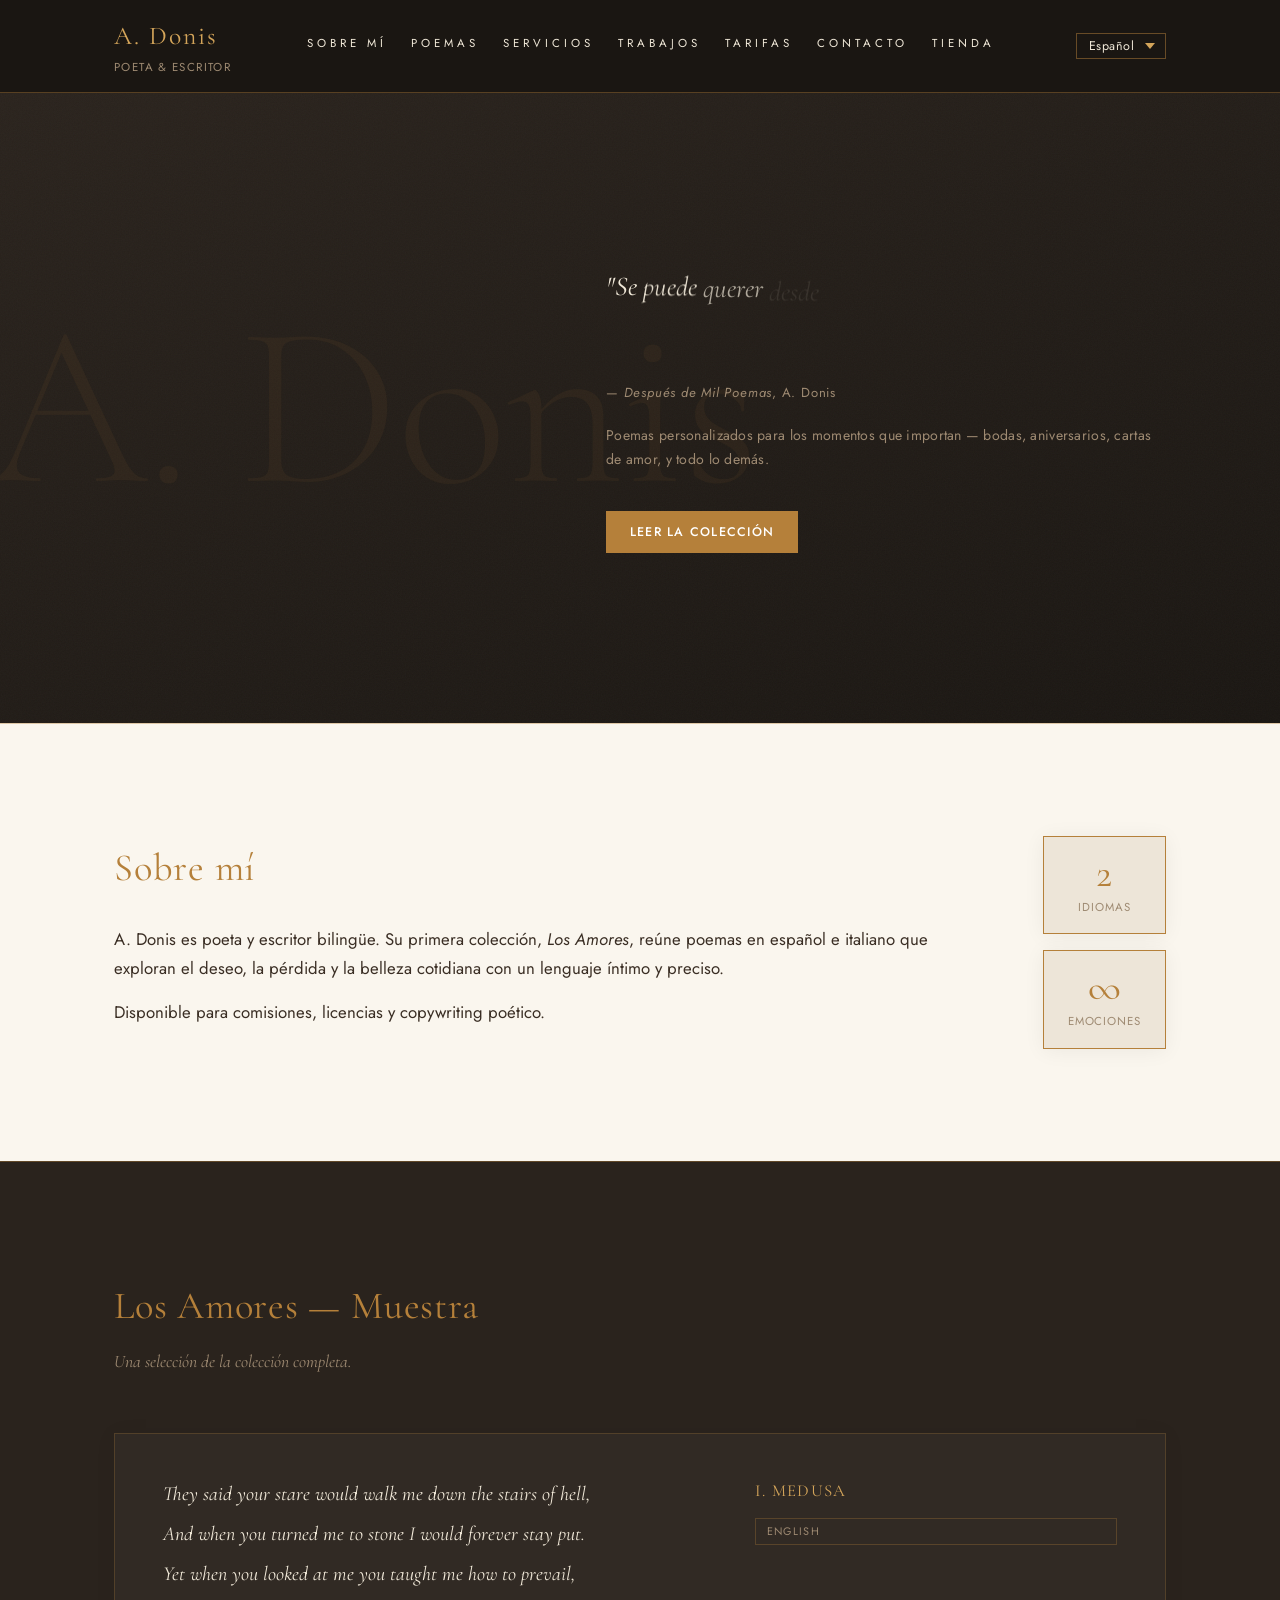
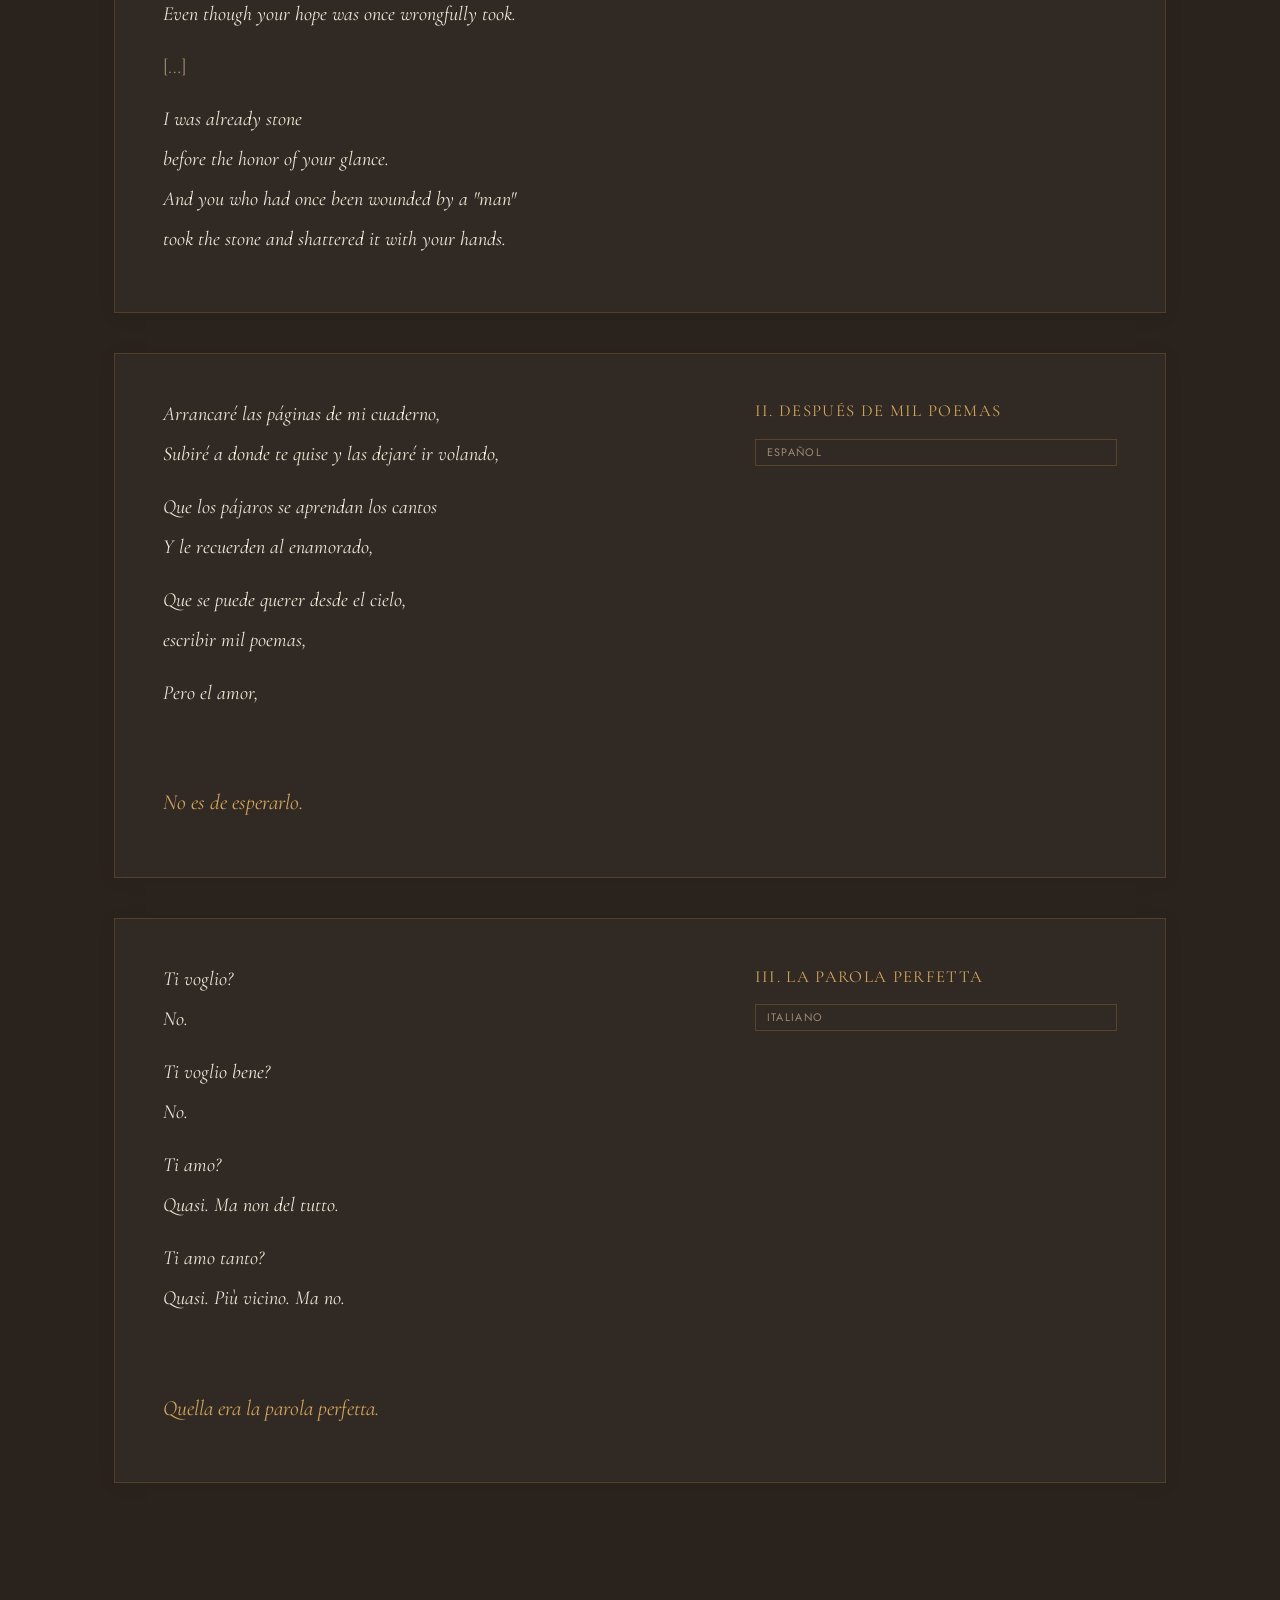
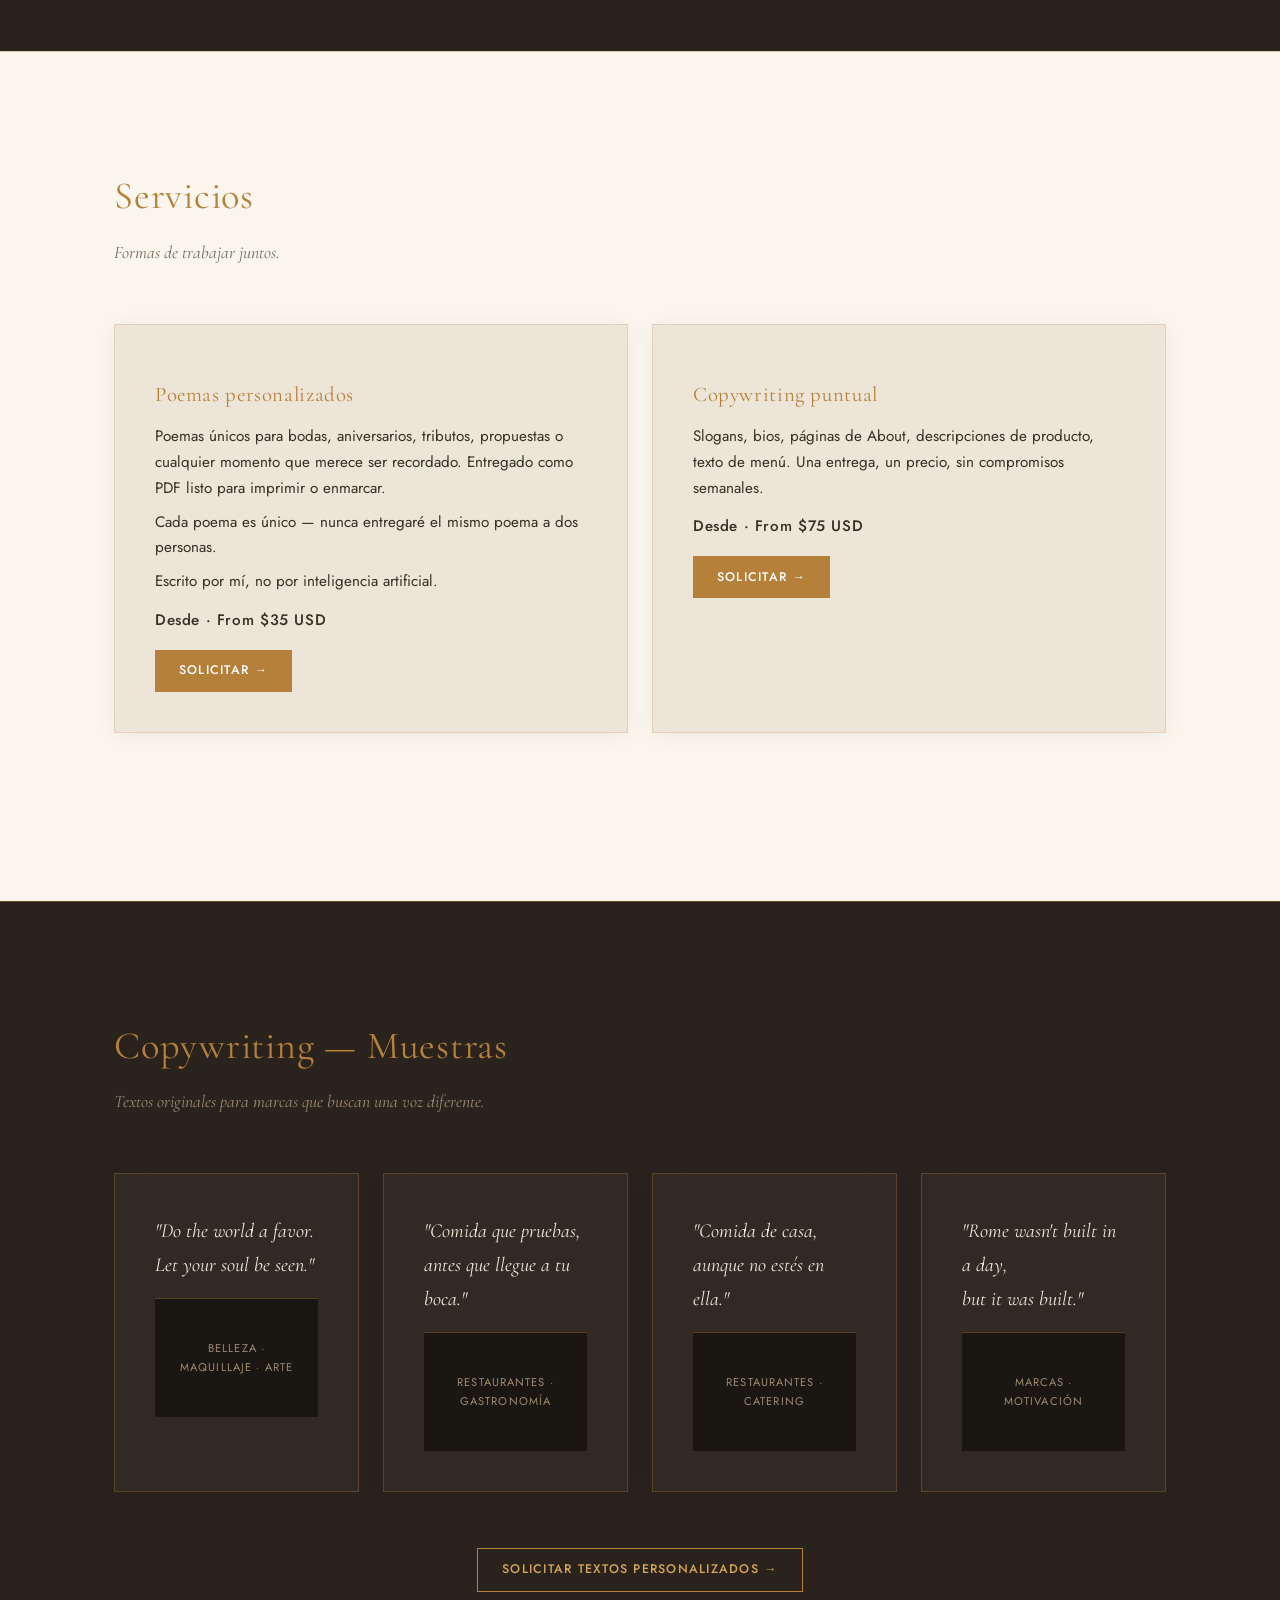
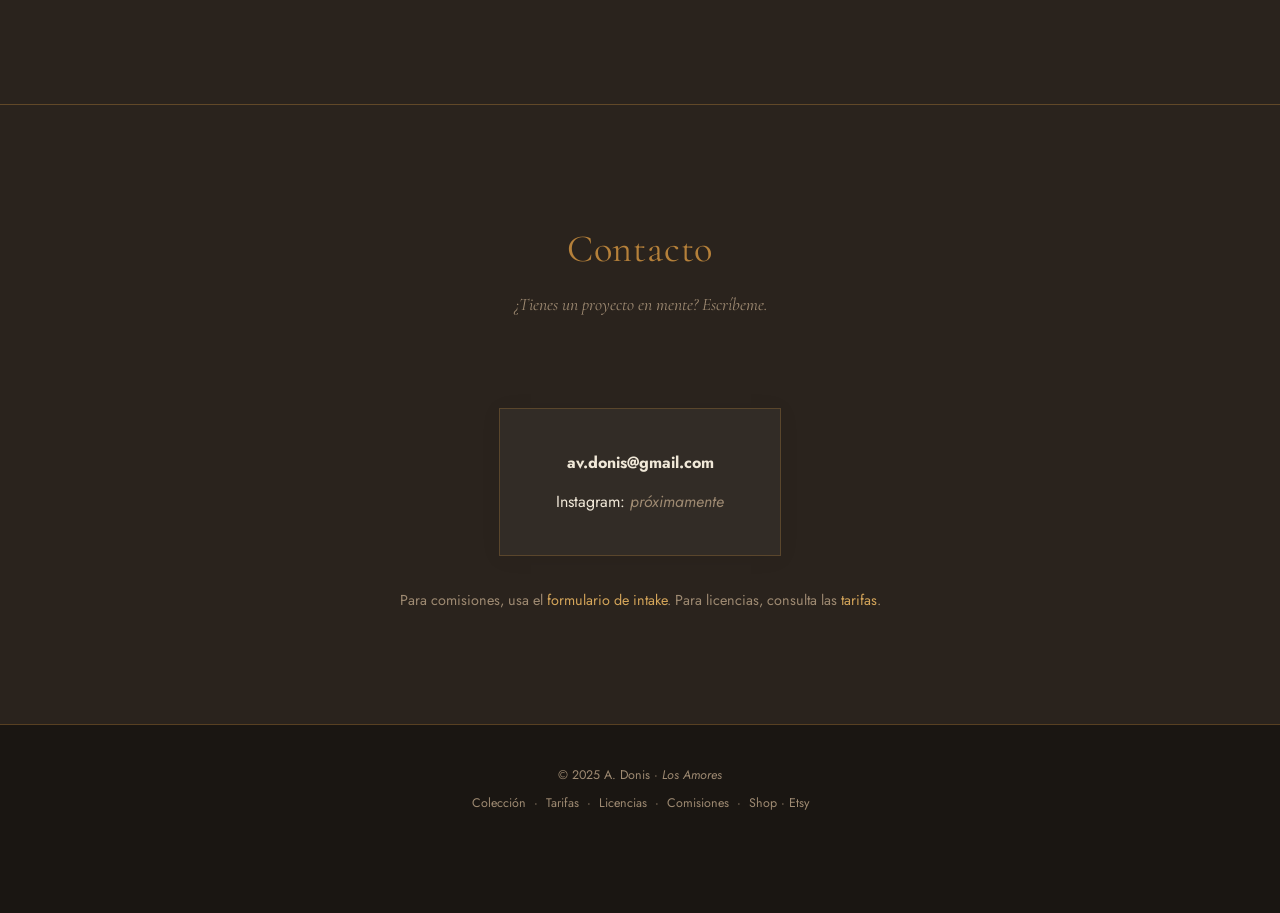
<file: index.html>
<!DOCTYPE html>
<html lang="es">
<head>
  <meta charset="UTF-8" />
  <meta http-equiv="refresh" content="0; url=portfolio/" />
  <title>A. Donis — Poeta &amp; Escritor</title>
  <style>
    body { font-family: Georgia, serif; background: #1a1612; color: #f0e8d8; display: flex; align-items: center; justify-content: center; min-height: 100vh; margin: 0; }
    a { color: #d4a55a; }
  </style>
</head>
<body>
  <p>Redirigiendo… <a href="portfolio/">Haz clic aquí si no te redirige automáticamente.</a></p>
</body>
</html>
</file>
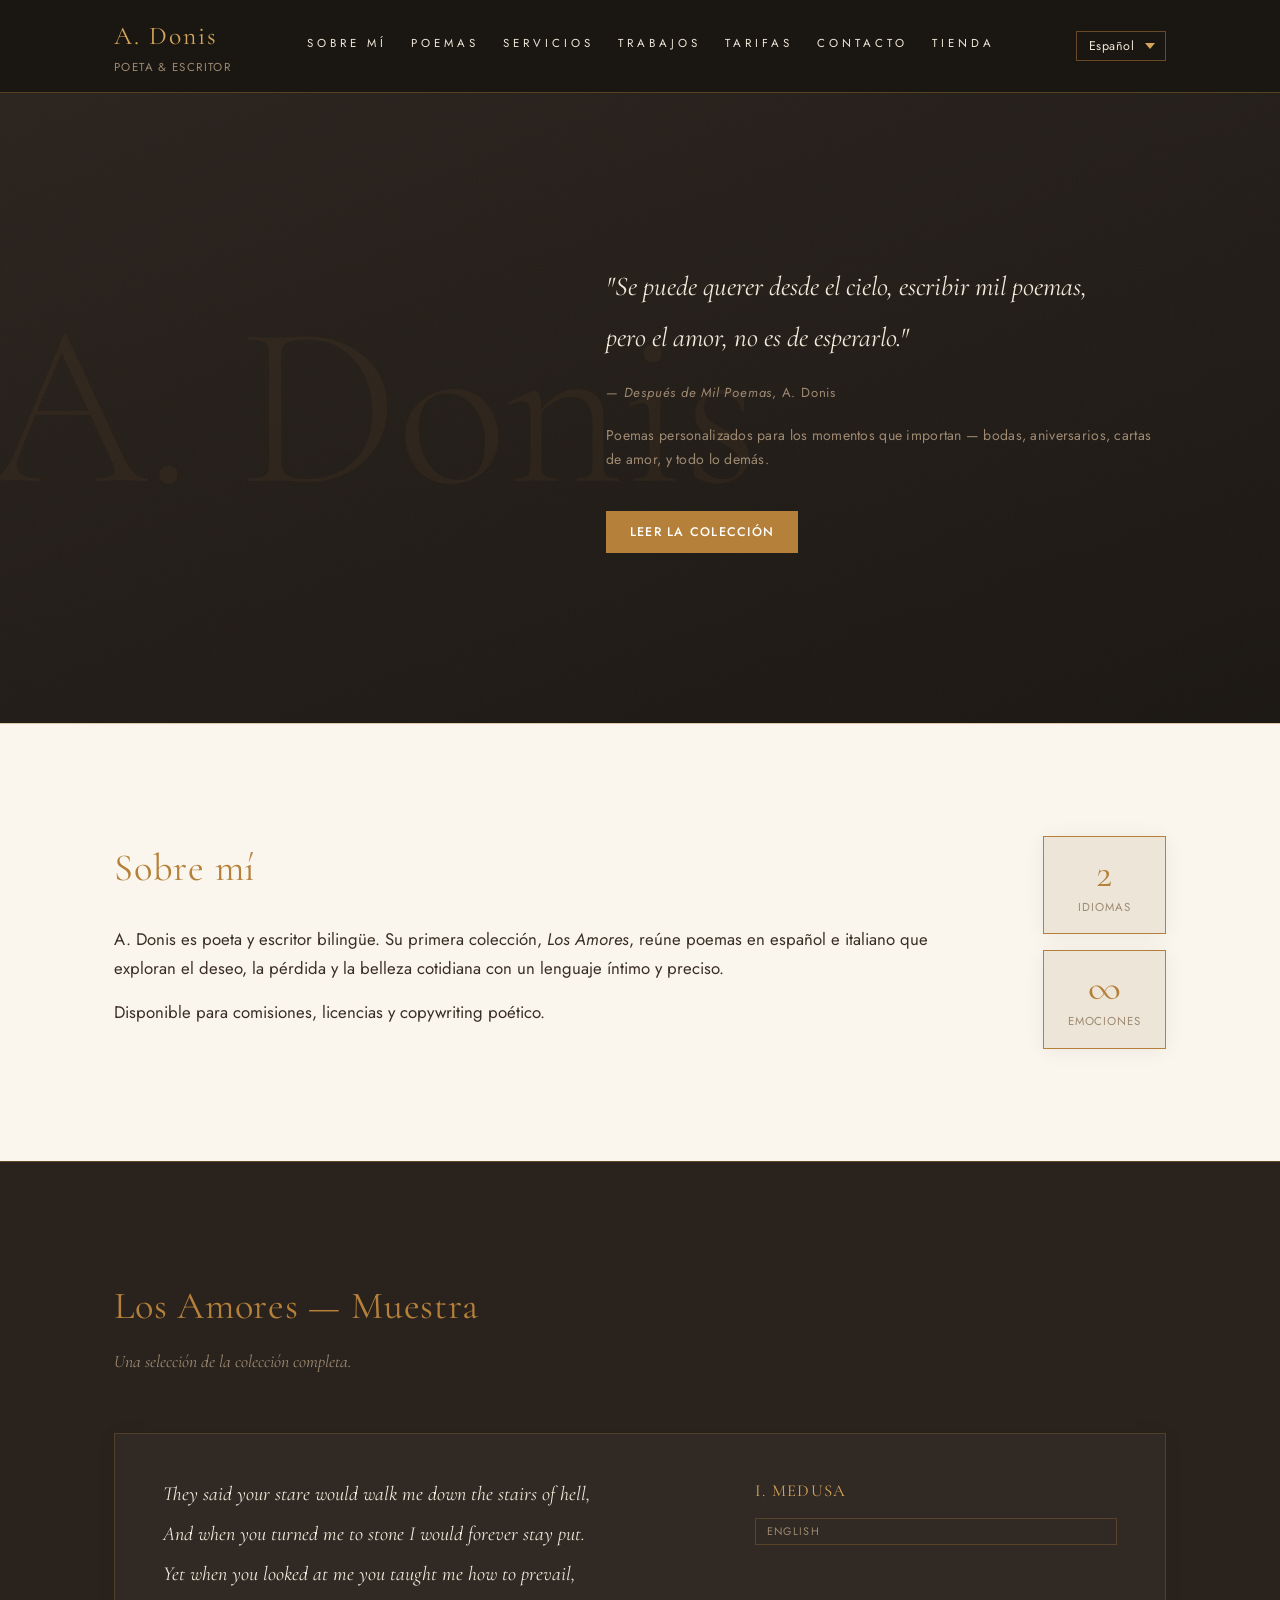
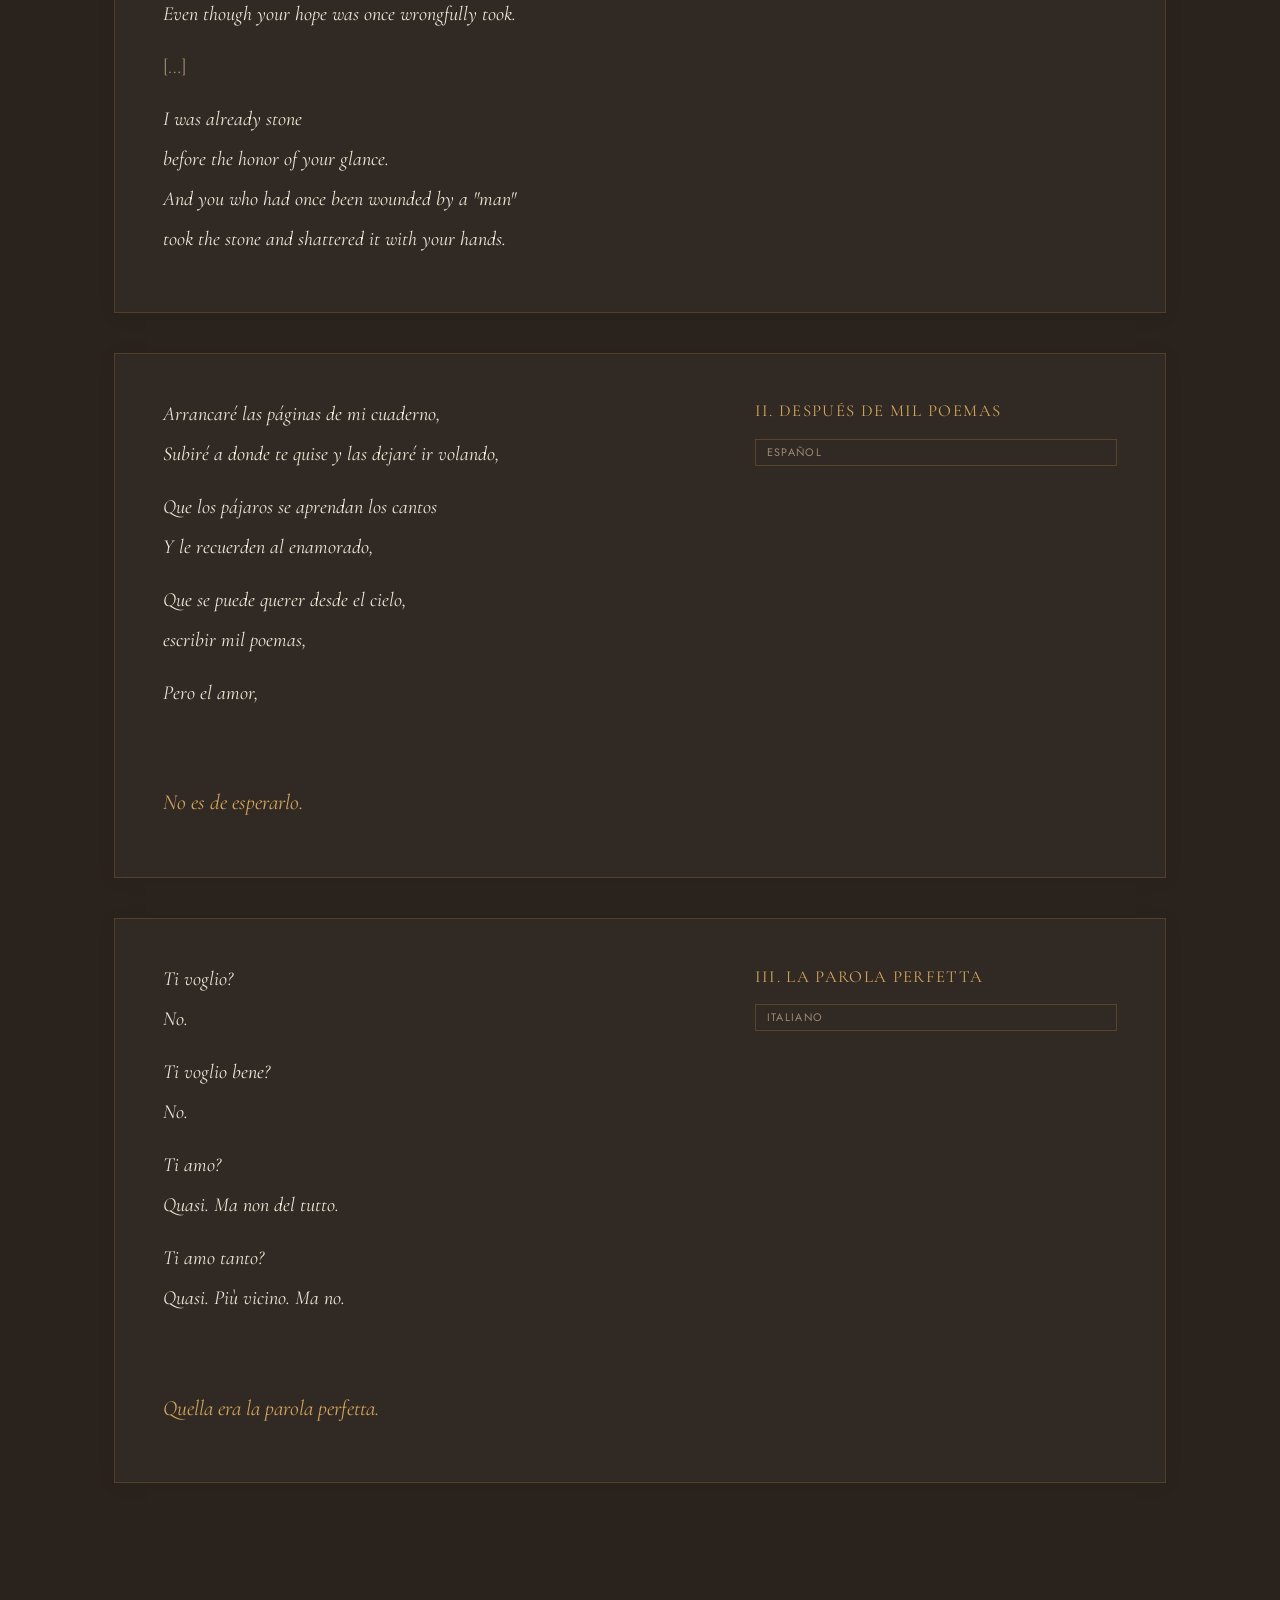
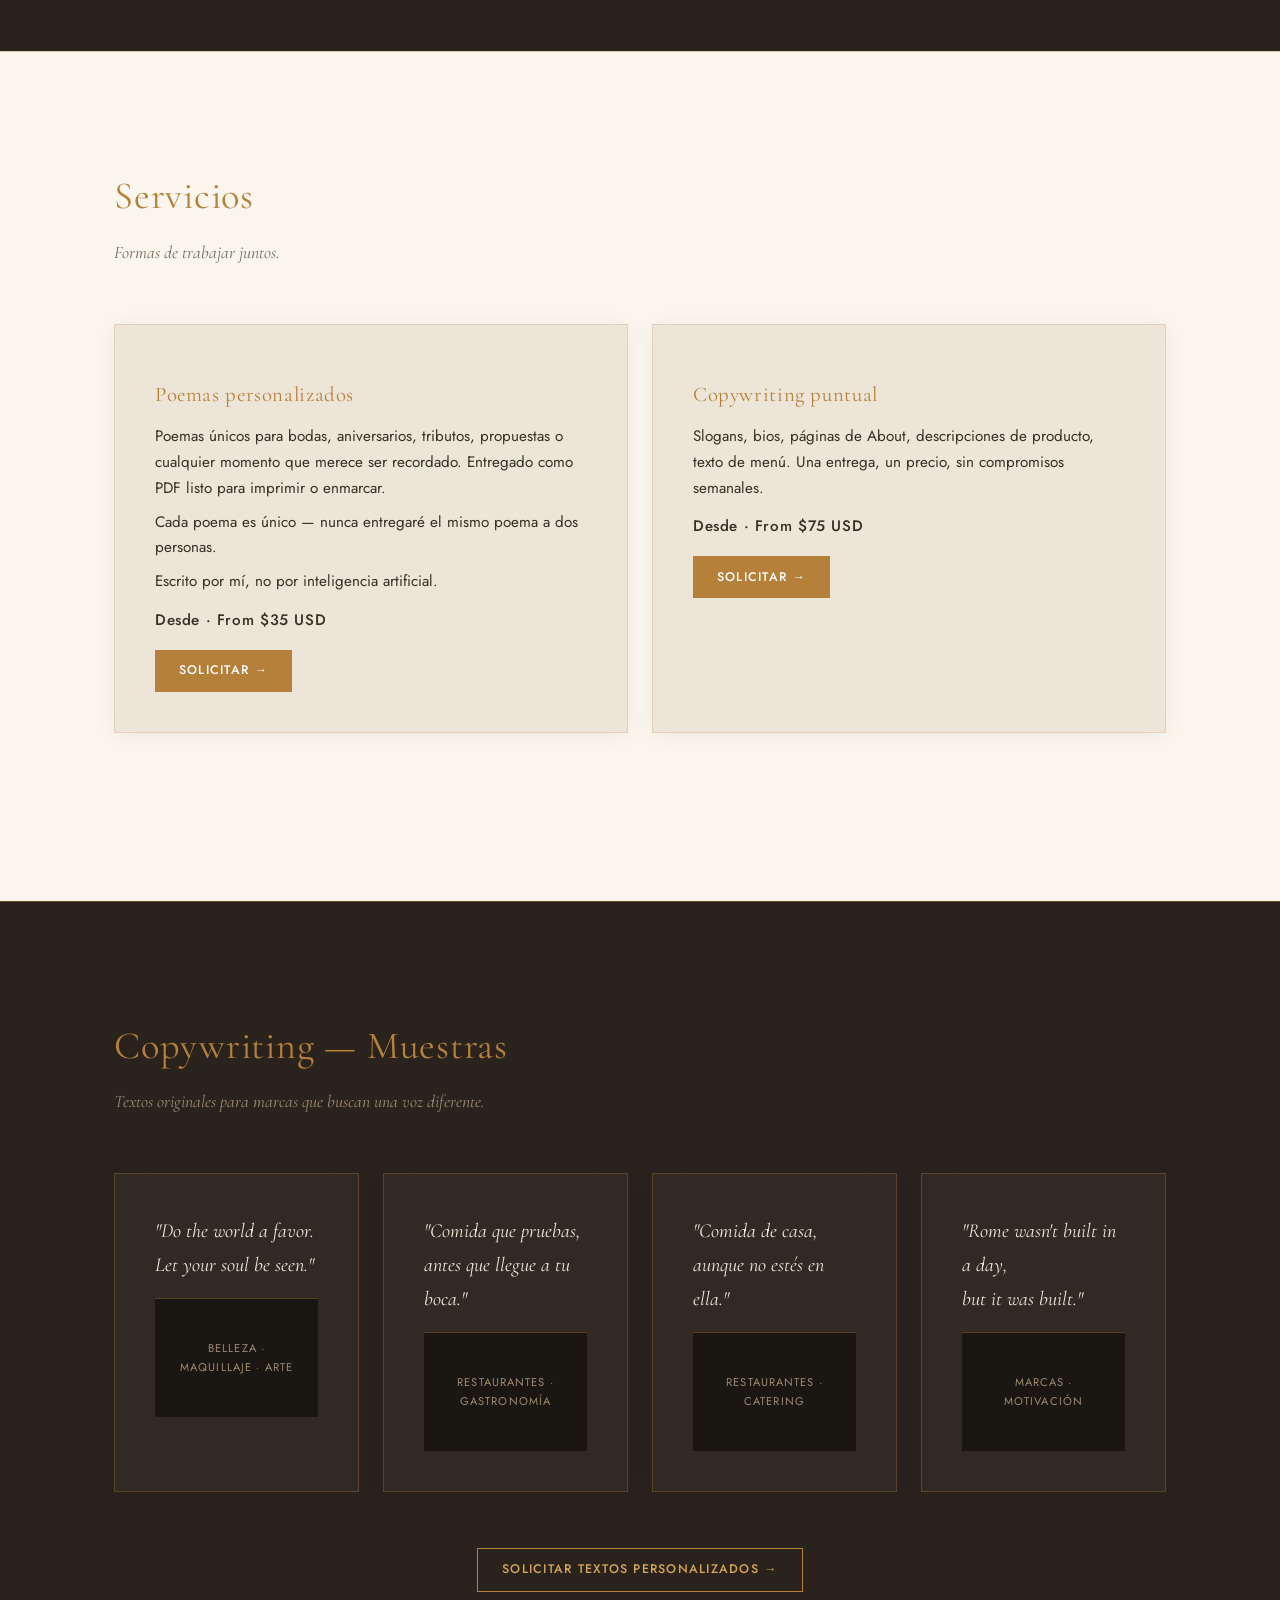
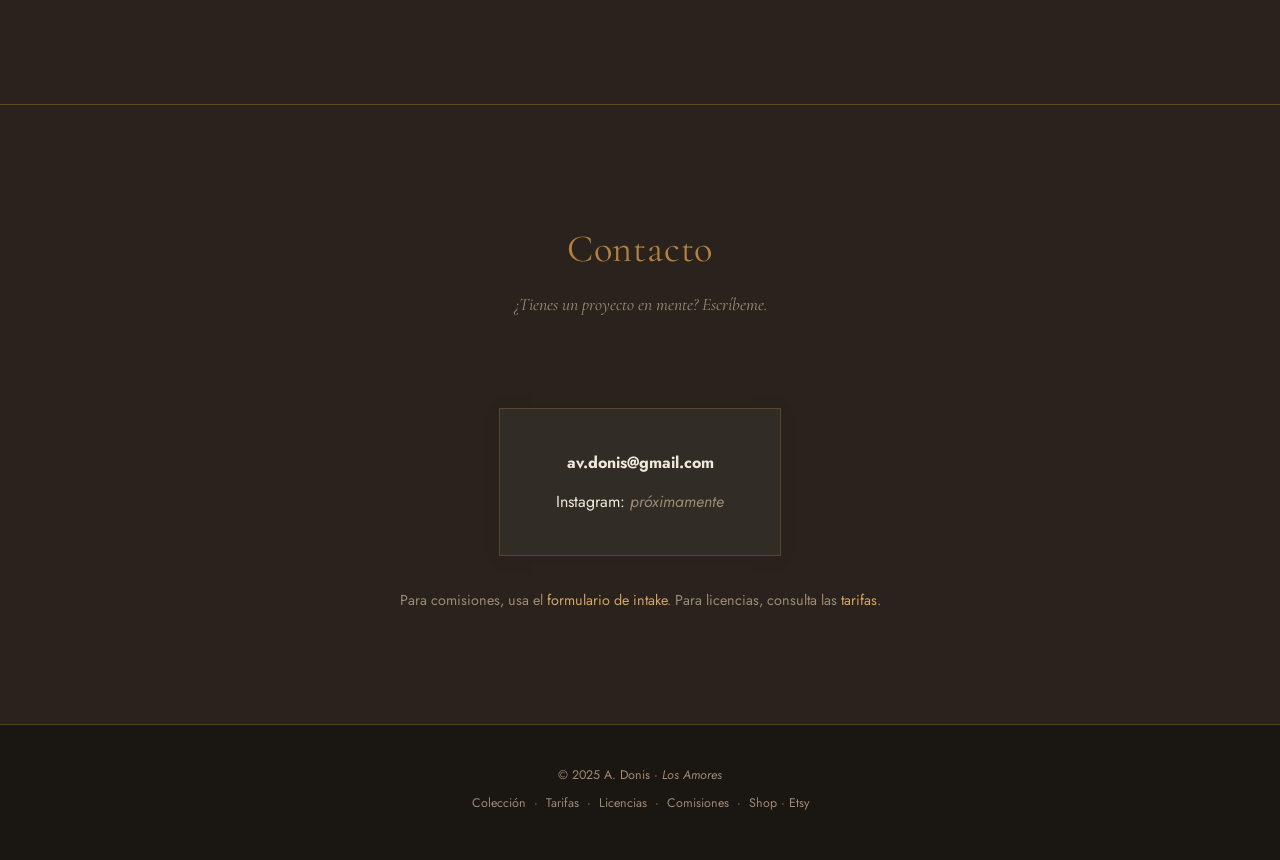
<file: portfolio/index.html>
<!DOCTYPE html>
<html lang="es" data-lang="es">
<head>
  <meta charset="UTF-8" />
  <meta name="viewport" content="width=device-width, initial-scale=1.0" />
  <title>A. Donis — Poeta y Escritor · Poet &amp; Writer</title>
  <link rel="preconnect" href="https://fonts.googleapis.com" />
  <link rel="preconnect" href="https://fonts.gstatic.com" crossorigin />
  <link rel="stylesheet" href="https://fonts.googleapis.com/css2?family=Cormorant+Garamond:ital,wght@0,300;0,400;0,500;0,600;1,300;1,400;1,500&family=Jost:wght@300;400;500;600&display=swap" />
  <link rel="stylesheet" href="style.css" />
</head>
<body>

  <!-- ===================== HEADER ===================== -->
  <header>
    <div class="container header-inner">
      <a href="#" class="brand-link" aria-label="Scroll to top">
        <div class="brand">
          <h1>A. Donis</h1>
          <p class="subtitle">
            <span class="es-only">Poeta &amp; Escritor</span>
            <span class="en-only">Poet &amp; Writer</span>
          </p>
        </div>
      </a>
      <button class="hamburger" aria-label="Menu" aria-expanded="false" onclick="toggleMenu()">☰</button>
      <nav>
        <a href="#sobre-mi">
          <span class="es-only">Sobre mí</span>
          <span class="en-only">About</span>
        </a>
        <a href="#poemas">
          <span class="es-only">Poemas</span>
          <span class="en-only">Poems</span>
        </a>
        <a href="#servicios">
          <span class="es-only">Servicios</span>
          <span class="en-only">Services</span>
        </a>
        <a href="#muestras">
          <span class="es-only">Trabajos</span>
          <span class="en-only">Work</span>
        </a>
        <a href="pricing.html">
          <span class="es-only">Tarifas</span>
          <span class="en-only">Pricing</span>
        </a>
        <a href="#contacto">
          <span class="es-only">Contacto</span>
          <span class="en-only">Contact</span>
        </a>
        <a href="https://www.etsy.com/shop/ADonisPoetry" target="_blank" rel="noopener">
          <span class="es-only">Tienda</span>
          <span class="en-only">Shop</span>
        </a>
      </nav>
      <div class="lang-switcher">
        <label for="lang-select" class="lang-label"></label>
        <select id="lang-select" onchange="setLang(this.value)">
          <option value="es">Español</option>
          <option value="en">English</option>
        </select>
      </div>
    </div>
  </header>

  <!-- ===================== HERO ===================== -->
  <section class="hero">
    <div class="hero-bg-name" aria-hidden="true">A.&nbsp;Donis</div>
    <div class="container hero-inner">
      <div class="hero-content">
        <blockquote class="hero-quote">
          <span class="es-only">"Se puede querer desde el cielo, escribir mil poemas,<br />
          pero el amor, no es de esperarlo."</span>
          <span class="en-only">"You can love from the sky, write a thousand poems —<br />
          but love is not something you wait for."</span>
        </blockquote>
        <p class="hero-attribution">— <em>Después de Mil Poemas</em>, A.&nbsp;Donis</p>
        <p class="hero-tagline">
          <span class="es-only">Poemas personalizados para los momentos que importan — bodas, aniversarios, cartas de amor, y todo lo demás.</span>
          <span class="en-only">Custom poems for the moments that matter — weddings, anniversaries, love letters, and everything in between.</span>
        </p>
        <a href="#poemas" class="btn">
          <span class="es-only">Leer la colección</span>
          <span class="en-only">Read the collection</span>
        </a>
      </div>
    </div>
  </section>

  <!-- ===================== SOBRE MÍ / ABOUT ===================== -->
  <section id="sobre-mi" class="section section-light">
    <div class="container two-col">
      <div class="bio-text">
        <h2>
          <span class="es-only">Sobre mí</span>
          <span class="en-only">About me</span>
        </h2>
        <p class="es-only">
          A. Donis es poeta y escritor bilingüe. Su primera colección,
          <em>Los Amores</em>, reúne poemas en español e italiano
          que exploran el deseo, la pérdida y la belleza cotidiana con
          un lenguaje íntimo y preciso.
        </p>
        <p class="en-only">
          A. Donis is a bilingual poet and writer. Their debut collection,
          <em>Los Amores</em>, brings together poems in Spanish and Italian
          exploring desire, loss, and everyday beauty through intimate,
          precise language.
        </p>
        <p>
          <span class="es-only">Disponible para comisiones, licencias y copywriting poético.</span>
          <span class="en-only">Available for commissions, licensing, and poetic copywriting.</span>
        </p>
      </div>
      <div class="bio-accent">
        <div class="accent-card">
          <span class="accent-number">2</span>
          <span class="accent-label es-only">idiomas</span>
          <span class="accent-label en-only">languages</span>
        </div>
        <div class="accent-card">
          <span class="accent-number">∞</span>
          <span class="accent-label es-only">emociones</span>
          <span class="accent-label en-only">emotions</span>
        </div>
      </div>
    </div>
  </section>

  <!-- ===================== POEMAS / POEMS ===================== -->
  <section id="poemas" class="section section-dark">
    <div class="container">
      <h2>
        <span class="es-only">Los Amores — Muestra</span>
        <span class="en-only">Los Amores — Sample</span>
      </h2>
      <p class="section-intro">
        <span class="es-only">Una selección de la colección completa.</span>
        <span class="en-only">A selection from the full collection.</span>
      </p>

      <div class="poems-grid">

        <!-- Poema 1 — English -->
        <article class="poem-card">
          <div class="poem-body">
            <p>
              They said your stare would walk me down the stairs of hell,<br />
              And when you turned me to stone I would forever stay put.<br />
              Yet when you looked at me you taught me how to prevail,<br />
              Even though your hope was once wrongfully took.
            </p>
            <p class="poem-ellipsis">[…]</p>
            <p>
              I was already stone<br />
              before the honor of your glance.<br />
              And you who had once been wounded by a "man"<br />
              took the stone and shattered it with your hands.
            </p>
          </div>
          <div class="poem-meta">
            <h3>I. Medusa</h3>
            <span class="poem-lang">English</span>
          </div>
        </article>

        <!-- Poema 2 -->
        <article class="poem-card">
          <div class="poem-body">
            <p>
              Arrancaré las páginas de mi cuaderno,<br />
              Subiré a donde te quise y las dejaré ir volando,
            </p>
            <p>
              Que los pájaros se aprendan los cantos<br />
              Y le recuerden al enamorado,
            </p>
            <p>
              Que se puede querer desde el cielo,<br />
              escribir mil poemas,
            </p>
            <p>
              Pero el amor,
            </p>
            <p>&nbsp;</p>
            <p class="poem-punchline">No es de esperarlo.</p>
          </div>
          <div class="poem-meta">
            <h3>II. Después de Mil Poemas</h3>
            <span class="poem-lang">Español</span>
          </div>
        </article>

        <!-- Poema 3 -->
        <article class="poem-card">
          <div class="poem-body">
            <p>
              Ti voglio?<br />
              No.
            </p>
            <p>
              Ti voglio bene?<br />
              No.
            </p>
            <p>
              Ti amo?<br />
              Quasi. Ma non del tutto.
            </p>
            <p>
              Ti amo tanto?<br />
              Quasi. Più vicino. Ma no.
            </p>
            <p class="poem-ellipsis">&nbsp;</p>
            <p class="poem-punchline">Quella era la parola perfetta.</p>
          </div>
          <div class="poem-meta">
            <h3>III. La Parola Perfetta</h3>
            <span class="poem-lang">Italiano</span>
          </div>
        </article>

      </div>

    </div>
  </section>

  <!-- ===================== SERVICIOS / SERVICES ===================== -->
  <section id="servicios" class="section section-light">
    <div class="container">
      <h2>
        <span class="es-only">Servicios</span>
        <span class="en-only">Services</span>
      </h2>
      <p class="section-intro">
        <span class="es-only">Formas de trabajar juntos.</span>
        <span class="en-only">Ways to work together.</span>
      </p>

      <div class="services-grid">

        <div class="service-card">
          <div class="service-icon"></div>
          <h3>
            <span class="es-only">Poemas personalizados</span>
            <span class="en-only">Custom Poems</span>
          </h3>
          <p class="es-only">
            Poemas únicos para bodas, aniversarios, tributos, propuestas o
            cualquier momento que merece ser recordado. Entregado como PDF
            listo para imprimir o enmarcar.
          </p>
          <p class="en-only">
            One-of-a-kind poems for weddings, anniversaries, tributes,
            proposals, or any moment worth remembering. Delivered as a
            print-ready PDF.
          </p>
          <p class="es-only">Cada poema es único — nunca entregaré el mismo poema a dos personas.</p>
          <p class="en-only">Every poem is one of a kind — the same poem will never be written twice.</p>
          <p class="es-only">Escrito por mí, no por inteligencia artificial.</p>
          <p class="en-only">Written by me, not by artificial intelligence.</p>
          <p class="service-price">Desde · From $35 USD</p>
          <a href="commissions.html" class="btn" style="margin-top:1rem;">
            <span class="es-only">Solicitar →</span>
            <span class="en-only">Request →</span>
          </a>
        </div>

        <div class="service-card">
          <div class="service-icon"></div>
          <h3>
            <span class="es-only">Copywriting puntual</span>
            <span class="en-only">Copywriting</span>
          </h3>
          <p class="es-only">
            Slogans, bios, páginas de About, descripciones de producto, texto
            de menú. Una entrega, un precio, sin compromisos semanales.
          </p>
          <p class="en-only">
            Slogans, bios, About pages, product descriptions, menu copy.
            One deliverable, one price, no weekly commitment.
          </p>
          <p class="service-price">Desde · From $75 USD</p>
          <a href="commissions.html" class="btn" style="margin-top:1rem;">
            <span class="es-only">Solicitar →</span>
            <span class="en-only">Request →</span>
          </a>
        </div>

      </div>
    </div>
  </section>

  <!-- ===================== MUESTRAS COPYWRITING ===================== -->
  <section id="muestras" class="section section-dark">
    <div class="container">
      <h2>
        <span class="es-only">Copywriting — Muestras</span>
        <span class="en-only">Copywriting — Samples</span>
      </h2>
      <p class="section-intro">
        <span class="es-only">Textos originales para marcas que buscan una voz diferente.</span>
        <span class="en-only">Original lines for brands that want to stand out.</span>
      </p>

      <div class="copy-grid">

        <blockquote class="copy-card">
          <p class="copy-line">"Do the world a favor.<br />Let your soul be seen."</p>
          <footer class="copy-context">
            <span class="es-only">Belleza · Maquillaje · Arte</span>
            <span class="en-only">Beauty · Makeup · Art</span>
          </footer>
        </blockquote>

        <blockquote class="copy-card">
          <p class="copy-line">"Comida que pruebas,<br />antes que llegue a tu boca."</p>
          <footer class="copy-context">
            <span class="es-only">Restaurantes · Gastronomía</span>
            <span class="en-only">Restaurants · Food &amp; Dining</span>
          </footer>
        </blockquote>

        <blockquote class="copy-card">
          <p class="copy-line">"Comida de casa,<br />aunque no estés en ella."</p>
          <footer class="copy-context">
            <span class="es-only">Restaurantes · Catering</span>
            <span class="en-only">Restaurants · Home-style Dining</span>
          </footer>
        </blockquote>

        <blockquote class="copy-card">
          <p class="copy-line">"Rome wasn't built in a day,<br />but it was built."</p>
          <footer class="copy-context">
            <span class="es-only">Marcas · Motivación</span>
            <span class="en-only">Brand · Motivation</span>
          </footer>
        </blockquote>

      </div>

      <div class="copy-cta">
        <a href="#contacto" class="btn btn-outline">
          <span class="es-only">Solicitar textos personalizados →</span>
          <span class="en-only">Request custom copy →</span>
        </a>
      </div>
    </div>
  </section>

  <!-- ===================== CONTACTO / CONTACT ===================== -->
  <section id="contacto" class="section section-dark">
    <div class="container contact-inner">
      <h2>
        <span class="es-only">Contacto</span>
        <span class="en-only">Contact</span>
      </h2>
      <p class="section-intro">
        <span class="es-only">¿Tienes un proyecto en mente? Escríbeme.</span>
        <span class="en-only">Have a project in mind? Write to me.</span>
      </p>

      <div class="contact-box">
        <p><a href="mailto:av.donis@gmail.com"><strong>av.donis@gmail.com</strong></a></p>
        <p>Instagram: <em class="contact-soon">
          <span class="es-only">próximamente</span>
          <span class="en-only">coming soon</span>
        </em></p>
      </div>

      <p class="contact-note">
        <span class="es-only">
          Para comisiones, usa el
          <a href="commissions.html">formulario de intake</a>.
          Para licencias, consulta las
          <a href="pricing.html">tarifas</a>.
        </span>
        <span class="en-only">
          For commissions, use the
          <a href="commissions.html">intake form</a>.
          For licensing, see the
          <a href="pricing.html">pricing page</a>.
        </span>
      </p>
    </div>
  </section>

  <!-- ===================== FOOTER ===================== -->
  <footer>
    <div class="container footer-inner">
      <p>© 2025 A. Donis · <em>Los Amores</em></p>
      <p class="footer-links">
        <a href="https://github.com/Jorge11-7/Poetry/blob/main/Los_Amores/los_amores.md">
          <span class="es-only">Colección</span>
          <span class="en-only">Collection</span>
        </a> ·
        <a href="pricing.html">
          <span class="es-only">Tarifas</span>
          <span class="en-only">Pricing</span>
        </a> ·
        <a href="https://github.com/Jorge11-7/Poetry/blob/main/licensing/license_template.md">
          <span class="es-only">Licencias</span>
          <span class="en-only">Licensing</span>
        </a> ·
        <a href="commissions.html">
          <span class="es-only">Comisiones</span>
          <span class="en-only">Commissions</span>
        </a> ·
        <a href="https://www.etsy.com/shop/ADonisPoetry" target="_blank" rel="noopener">Shop · Etsy</a>
      </p>
    </div>
  </footer>

  <!-- ===================== LANGUAGE SCRIPT ===================== -->
  <script>
    function toggleMenu() {
      var nav = document.querySelector('nav');
      var btn = document.querySelector('.hamburger');
      nav.classList.toggle('open');
      btn.setAttribute('aria-expanded', nav.classList.contains('open'));
      btn.textContent = nav.classList.contains('open') ? '\u2715' : '\u2630';
    }
    document.addEventListener('click', function (e) {
      if (e.target.closest('nav a')) {
        var nav = document.querySelector('nav');
        var btn = document.querySelector('.hamburger');
        nav.classList.remove('open');
        btn.setAttribute('aria-expanded', 'false');
        btn.textContent = '\u2630';
      }
    });
    function setLang(lang) {
      document.documentElement.setAttribute('data-lang', lang);
      document.documentElement.lang = lang;
      document.getElementById('lang-select').value = lang;
      localStorage.setItem('adonis-lang', lang);
    }
    (function () {
      const saved = localStorage.getItem('adonis-lang');
      if (saved === 'en' || saved === 'es') setLang(saved);
    })();
    // Hero word-by-word animation
    (function () {
      function wrapWords(el) {
        var i = 0;
        Array.from(el.childNodes).forEach(function (node) {
          if (node.nodeType === 3) {
            var parts = node.textContent.split(/(\s+)/);
            var frag = document.createDocumentFragment();
            parts.forEach(function (part) {
              if (part.trim().length > 0) {
                var span = document.createElement('span');
                span.className = 'word';
                span.style.setProperty('--i', i++);
                span.textContent = part;
                frag.appendChild(span);
              } else if (part.length > 0) {
                frag.appendChild(document.createTextNode(part));
              }
            });
            node.replaceWith(frag);
          }
        });
      }
      document.querySelectorAll('.hero-quote .es-only, .hero-quote .en-only').forEach(wrapWords);
    }());
  </script>

</body>
</html>
</file>
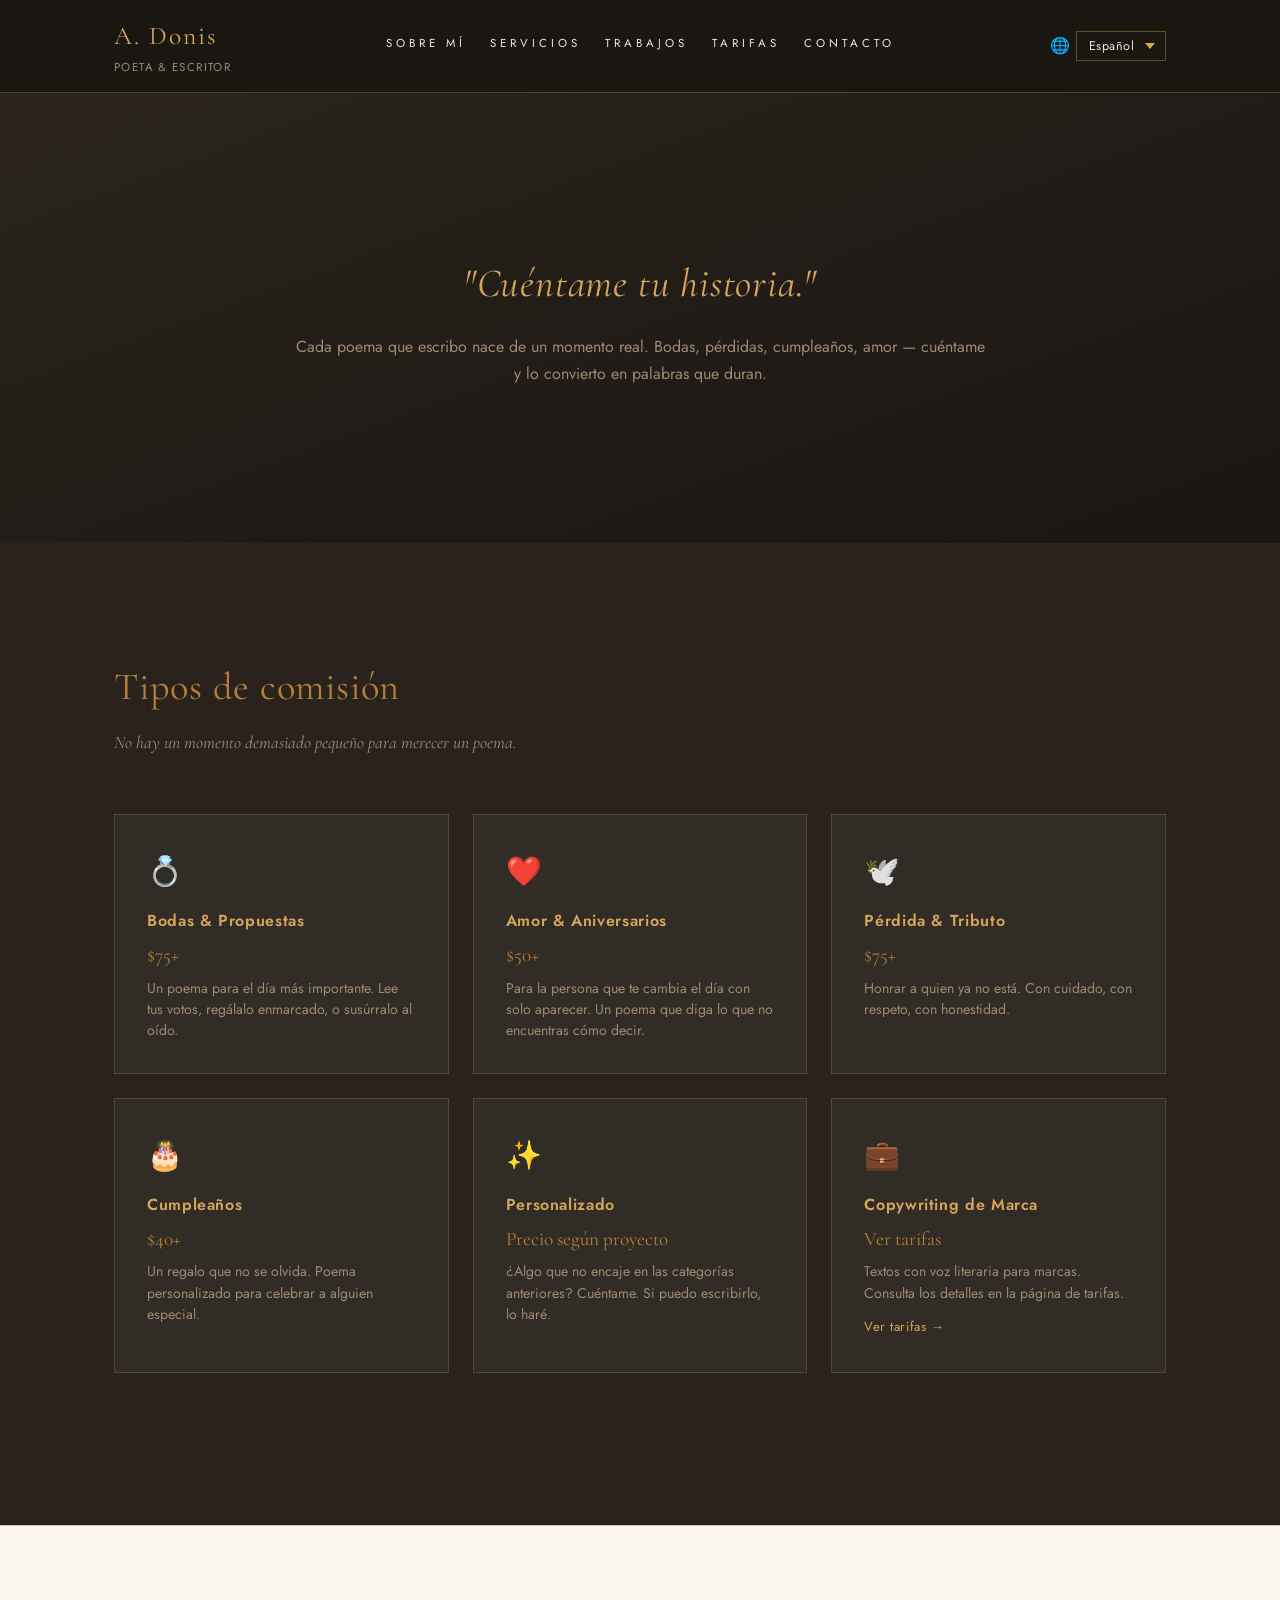
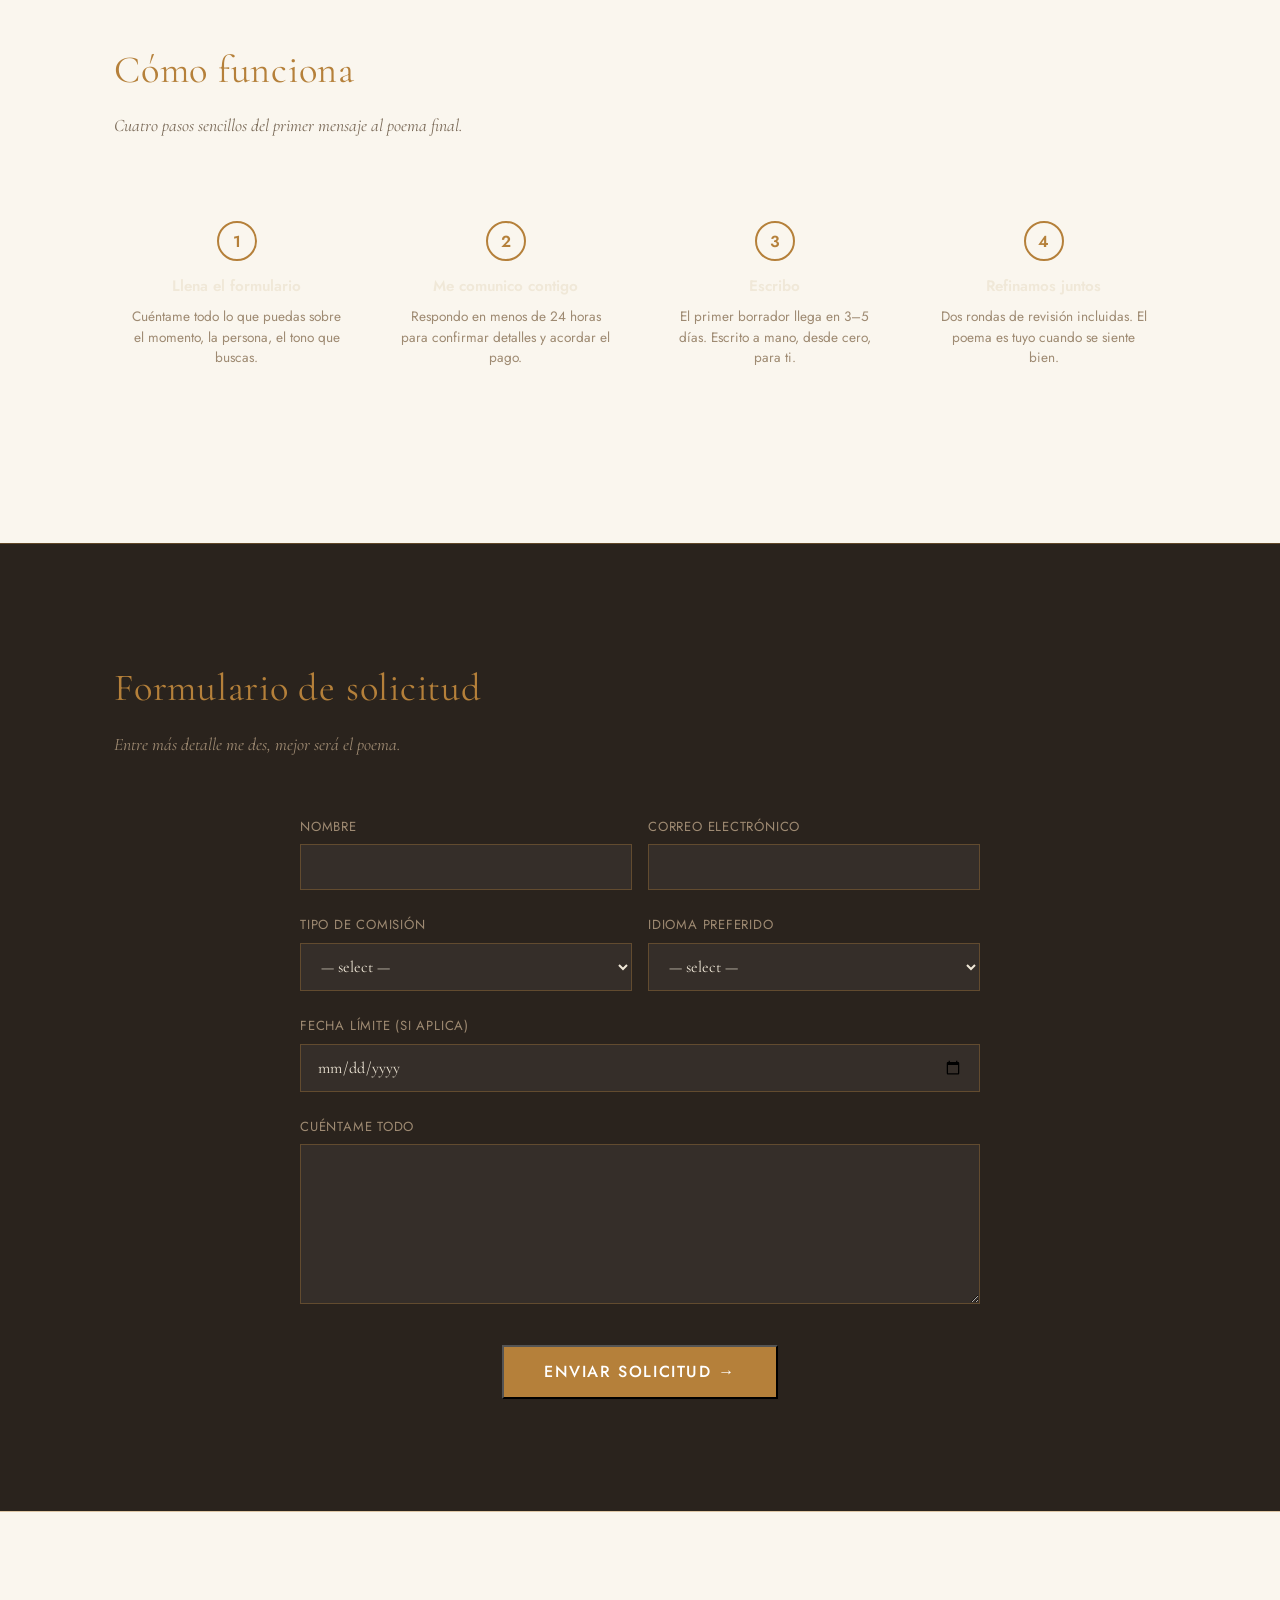
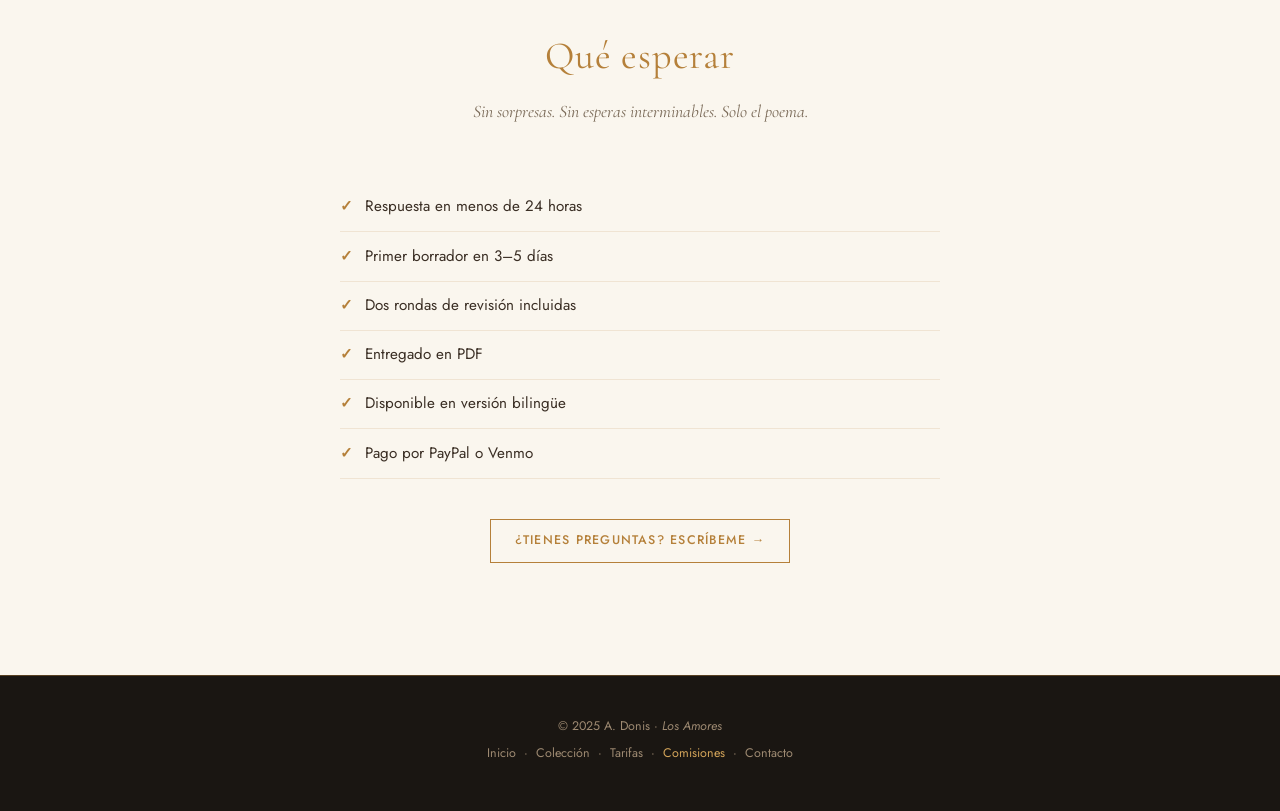
<file: portfolio/commissions.html>
<!DOCTYPE html>
<html lang="es" data-lang="es">
<head>
  <meta charset="UTF-8" />
  <meta name="viewport" content="width=device-width, initial-scale=1.0" />
  <title>Commissions — A. Donis · Poet &amp; Writer</title>
  <link rel="stylesheet" href="style.css" />
  <style>
    /* ── Commissions-page extras ── */
    .commissions-hero {
      min-height: 50vh;
      display: flex;
      align-items: center;
      background: linear-gradient(160deg, var(--color-bg-medium) 0%, var(--color-bg-dark) 100%);
      padding: 5rem var(--gutter);
      text-align: center;
    }
    .commissions-hero-inner {
      max-width: 700px;
      margin: 0 auto;
    }
    .commissions-hero h1 {
      font-size: 2.5rem;
      font-weight: 400;
      font-style: italic;
      color: var(--color-accent-lt);
      margin-bottom: 1rem;
      letter-spacing: 0.02em;
    }
    .commissions-hero p {
      font-family: var(--font-sans);
      font-size: 1rem;
      color: var(--color-text-muted);
      line-height: 1.7;
    }

    /* ── Commission type cards ── */
    .commission-grid {
      display: grid;
      grid-template-columns: repeat(auto-fit, minmax(250px, 1fr));
      gap: 1.5rem;
      margin-bottom: 2.5rem;
    }
    .commission-card {
      background-color: rgba(255, 255, 255, 0.04);
      border: 1px solid rgba(181, 128, 58, 0.3);
      border-radius: var(--radius);
      padding: 2rem;
    }
    .commission-card .commission-icon {
      font-size: 1.8rem;
      margin-bottom: 0.7rem;
    }
    .commission-card h3 {
      font-family: var(--font-sans);
      font-size: 1rem;
      font-weight: 600;
      color: var(--color-accent-lt);
      margin-bottom: 0.4rem;
      letter-spacing: 0.04em;
    }
    .commission-card .commission-price {
      font-size: 1.2rem;
      color: var(--color-accent);
      font-family: var(--font-serif);
      margin-bottom: 0.5rem;
    }
    .commission-card p {
      font-family: var(--font-sans);
      font-size: 0.88rem;
      color: var(--color-text-muted);
      line-height: 1.5;
    }

    /* ── Process steps ── */
    .process-steps {
      display: grid;
      grid-template-columns: repeat(auto-fit, minmax(200px, 1fr));
      gap: 1.5rem;
      margin-bottom: 2.5rem;
    }
    .process-step {
      text-align: center;
      padding: 1.5rem 1rem;
    }
    .step-number {
      display: inline-flex;
      align-items: center;
      justify-content: center;
      width: 2.5rem;
      height: 2.5rem;
      border-radius: 50%;
      border: 2px solid var(--color-accent);
      color: var(--color-accent);
      font-family: var(--font-sans);
      font-size: 1rem;
      font-weight: 600;
      margin-bottom: 0.8rem;
    }
    .process-step h3 {
      font-family: var(--font-sans);
      font-size: 0.95rem;
      font-weight: 600;
      color: var(--color-text-light);
      margin-bottom: 0.4rem;
    }
    .process-step p {
      font-family: var(--font-sans);
      font-size: 0.85rem;
      color: var(--color-text-muted);
      line-height: 1.5;
    }

    /* ── Intake form ── */
    .intake-form {
      max-width: 680px;
      margin: 0 auto;
    }
    .form-group {
      margin-bottom: 1.5rem;
    }
    .form-group label {
      display: block;
      font-family: var(--font-sans);
      font-size: 0.82rem;
      letter-spacing: 0.06em;
      text-transform: uppercase;
      color: var(--color-text-muted);
      margin-bottom: 0.4rem;
    }
    .form-group input,
    .form-group select,
    .form-group textarea {
      width: 100%;
      background-color: rgba(255, 255, 255, 0.05);
      border: 1px solid rgba(181, 128, 58, 0.35);
      border-radius: var(--radius);
      color: var(--color-text-light);
      font-family: var(--font-serif);
      font-size: 1rem;
      padding: 0.75rem 1rem;
      transition: border-color var(--transition);
    }
    .form-group input:focus,
    .form-group select:focus,
    .form-group textarea:focus {
      outline: none;
      border-color: var(--color-accent-lt);
    }
    .form-group select option {
      background-color: var(--color-bg-dark);
      color: var(--color-text-light);
    }
    .form-group textarea {
      resize: vertical;
      min-height: 160px;
      line-height: 1.7;
    }
    .form-row {
      display: grid;
      grid-template-columns: 1fr 1fr;
      gap: 1rem;
    }
    .form-submit {
      text-align: center;
      margin-top: 2rem;
    }
    .form-submit .btn {
      padding: 0.85rem 2.5rem;
      font-size: 1rem;
    }

    /* ── What to expect ── */
    .expect-list {
      list-style: none;
      padding: 0;
      max-width: 600px;
      margin: 0 auto 2.5rem;
    }
    .expect-list li {
      font-family: var(--font-sans);
      font-size: 0.95rem;
      color: #3a2e24;
      padding: 0.7rem 0;
      border-bottom: 1px solid rgba(181, 128, 58, 0.15);
      display: flex;
      align-items: center;
      gap: 0.75rem;
    }
    .expect-list li::before {
      content: "✓";
      color: var(--color-accent);
      font-weight: 700;
      flex-shrink: 0;
    }

    @media (max-width: 700px) {
      .form-row {
        grid-template-columns: 1fr;
      }
    }
  </style>
</head>
<body>

  <!-- ===================== HEADER ===================== -->
  <header>
    <div class="container header-inner">
      <div class="brand">
        <h1><a href="index.html" style="color:inherit;text-decoration:none;">A. Donis</a></h1>
        <p class="subtitle">
          <span class="es-only">Poeta &amp; Escritor</span>
          <span class="en-only">Poet &amp; Writer</span>
        </p>
      </div>
      <button class="hamburger" aria-label="Menu" aria-expanded="false" onclick="toggleMenu()">☰</button>
      <nav>
        <a href="index.html#sobre-mi">
          <span class="es-only">Sobre mí</span>
          <span class="en-only">About</span>
        </a>
        <a href="index.html#servicios">
          <span class="es-only">Servicios</span>
          <span class="en-only">Services</span>
        </a>
        <a href="index.html#muestras">
          <span class="es-only">Trabajos</span>
          <span class="en-only">Work</span>
        </a>
        <a href="pricing.html">
          <span class="es-only">Tarifas</span>
          <span class="en-only">Pricing</span>
        </a>
        <a href="index.html#contacto">
          <span class="es-only">Contacto</span>
          <span class="en-only">Contact</span>
        </a>
      </nav>
      <div class="lang-switcher">
        <label for="lang-select" class="lang-label">🌐</label>
        <select id="lang-select" onchange="setLang(this.value)">
          <option value="es">Español</option>
          <option value="en">English</option>
        </select>
      </div>
    </div>
  </header>

  <!-- ===================== HERO ===================== -->
  <div class="commissions-hero">
    <div class="commissions-hero-inner">
      <h1>
        <span class="es-only">"Cuéntame tu historia."</span>
        <span class="en-only">"Tell me your story."</span>
      </h1>
      <p>
        <span class="es-only">Cada poema que escribo nace de un momento real. Bodas, pérdidas, cumpleaños, amor — cuéntame y lo convierto en palabras que duran.</span>
        <span class="en-only">Every poem I write starts with a real moment. Weddings, loss, birthdays, love — tell me yours and I'll turn it into words that last.</span>
      </p>
    </div>
  </div>

  <!-- ===================== COMMISSION TYPES ===================== -->
  <section class="section section-dark">
    <div class="container">
      <h2>
        <span class="es-only">Tipos de comisión</span>
        <span class="en-only">Commission Types</span>
      </h2>
      <p class="section-intro">
        <span class="es-only">No hay un momento demasiado pequeño para merecer un poema.</span>
        <span class="en-only">No moment is too small to deserve a poem.</span>
      </p>

      <div class="commission-grid">

        <div class="commission-card">
          <div class="commission-icon">💍</div>
          <h3>
            <span class="es-only">Bodas &amp; Propuestas</span>
            <span class="en-only">Weddings &amp; Proposals</span>
          </h3>
          <p class="commission-price">$75+</p>
          <p>
            <span class="es-only">Un poema para el día más importante. Lee tus votos, regálalo enmarcado, o susúrralo al oído.</span>
            <span class="en-only">A poem for the most important day. Read your vows, give it framed, or whisper it.</span>
          </p>
        </div>

        <div class="commission-card">
          <div class="commission-icon">❤️</div>
          <h3>
            <span class="es-only">Amor &amp; Aniversarios</span>
            <span class="en-only">Love &amp; Anniversaries</span>
          </h3>
          <p class="commission-price">$50+</p>
          <p>
            <span class="es-only">Para la persona que te cambia el día con solo aparecer. Un poema que diga lo que no encuentras cómo decir.</span>
            <span class="en-only">For the person who changes your day just by showing up. A poem that says what you can't find the words for.</span>
          </p>
        </div>

        <div class="commission-card">
          <div class="commission-icon">🕊️</div>
          <h3>
            <span class="es-only">Pérdida &amp; Tributo</span>
            <span class="en-only">Loss &amp; Tribute</span>
          </h3>
          <p class="commission-price">$75+</p>
          <p>
            <span class="es-only">Honrar a quien ya no está. Con cuidado, con respeto, con honestidad.</span>
            <span class="en-only">Honoring someone no longer here. With care, respect, and honesty.</span>
          </p>
        </div>

        <div class="commission-card">
          <div class="commission-icon">🎂</div>
          <h3>
            <span class="es-only">Cumpleaños</span>
            <span class="en-only">Birthdays</span>
          </h3>
          <p class="commission-price">$40+</p>
          <p>
            <span class="es-only">Un regalo que no se olvida. Poema personalizado para celebrar a alguien especial.</span>
            <span class="en-only">A gift that isn't forgotten. A personalized poem to celebrate someone special.</span>
          </p>
        </div>

        <div class="commission-card">
          <div class="commission-icon">✨</div>
          <h3>
            <span class="es-only">Personalizado</span>
            <span class="en-only">Custom</span>
          </h3>
          <p class="commission-price">
            <span class="es-only">Precio según proyecto</span>
            <span class="en-only">Quote on request</span>
          </p>
          <p>
            <span class="es-only">¿Algo que no encaje en las categorías anteriores? Cuéntame. Si puedo escribirlo, lo haré.</span>
            <span class="en-only">Something that doesn't fit the categories above? Tell me. If I can write it, I will.</span>
          </p>
        </div>

        <div class="commission-card">
          <div class="commission-icon">💼</div>
          <h3>
            <span class="es-only">Copywriting de Marca</span>
            <span class="en-only">Brand Copywriting</span>
          </h3>
          <p class="commission-price">
            <span class="es-only">Ver tarifas</span>
            <span class="en-only">See pricing</span>
          </p>
          <p>
            <span class="es-only">Textos con voz literaria para marcas. Consulta los detalles en la página de tarifas.</span>
            <span class="en-only">Literary-voice copy for brands. See full details on the pricing page.</span>
          </p>
          <a href="pricing.html" style="display:inline-block;margin-top:0.8rem;font-family:var(--font-sans);font-size:0.82rem;color:var(--color-accent-lt);text-decoration:none;letter-spacing:0.04em;">
            <span class="es-only">Ver tarifas →</span>
            <span class="en-only">View pricing →</span>
          </a>
        </div>

      </div>
    </div>
  </section>

  <!-- ===================== PROCESS ===================== -->
  <section class="section section-light">
    <div class="container">
      <h2>
        <span class="es-only">Cómo funciona</span>
        <span class="en-only">How It Works</span>
      </h2>
      <p class="section-intro">
        <span class="es-only">Cuatro pasos sencillos del primer mensaje al poema final.</span>
        <span class="en-only">Four simple steps from first message to finished poem.</span>
      </p>

      <div class="process-steps">

        <div class="process-step">
          <div class="step-number">1</div>
          <h3>
            <span class="es-only">Llena el formulario</span>
            <span class="en-only">Fill the form</span>
          </h3>
          <p>
            <span class="es-only">Cuéntame todo lo que puedas sobre el momento, la persona, el tono que buscas.</span>
            <span class="en-only">Tell me everything you can about the moment, the person, the tone you're looking for.</span>
          </p>
        </div>

        <div class="process-step">
          <div class="step-number">2</div>
          <h3>
            <span class="es-only">Me comunico contigo</span>
            <span class="en-only">I reach out</span>
          </h3>
          <p>
            <span class="es-only">Respondo en menos de 24 horas para confirmar detalles y acordar el pago.</span>
            <span class="en-only">I respond within 24 hours to confirm details and arrange payment.</span>
          </p>
        </div>

        <div class="process-step">
          <div class="step-number">3</div>
          <h3>
            <span class="es-only">Escribo</span>
            <span class="en-only">I write</span>
          </h3>
          <p>
            <span class="es-only">El primer borrador llega en 3–5 días. Escrito a mano, desde cero, para ti.</span>
            <span class="en-only">The first draft arrives in 3–5 days. Written by hand, from scratch, for you.</span>
          </p>
        </div>

        <div class="process-step">
          <div class="step-number">4</div>
          <h3>
            <span class="es-only">Refinamos juntos</span>
            <span class="en-only">We refine</span>
          </h3>
          <p>
            <span class="es-only">Dos rondas de revisión incluidas. El poema es tuyo cuando se siente bien.</span>
            <span class="en-only">Two revision rounds included. The poem is yours when it feels right.</span>
          </p>
        </div>

      </div>
    </div>
  </section>

  <!-- ===================== INTAKE FORM ===================== -->
  <section class="section section-dark">
    <div class="container">
      <h2>
        <span class="es-only">Formulario de solicitud</span>
        <span class="en-only">Commission Request</span>
      </h2>
      <p class="section-intro">
        <span class="es-only">Entre más detalle me des, mejor será el poema.</span>
        <span class="en-only">The more detail you give me, the better the poem.</span>
      </p>

      <form class="intake-form" action="mailto:av.donis@gmail.com" method="post" enctype="text/plain">

        <div class="form-row">
          <div class="form-group">
            <label for="name">
              <span class="es-only">Nombre</span>
              <span class="en-only">Name</span>
            </label>
            <input type="text" id="name" name="name" required />
          </div>
          <div class="form-group">
            <label for="email">
              <span class="es-only">Correo electrónico</span>
              <span class="en-only">Email</span>
            </label>
            <input type="email" id="email" name="email" required />
          </div>
        </div>

        <div class="form-row">
          <div class="form-group">
            <label for="commission-type">
              <span class="es-only">Tipo de comisión</span>
              <span class="en-only">Type of commission</span>
            </label>
            <select id="commission-type" name="commission-type" required>
              <option value="" disabled selected>
                — select —
              </option>
              <option value="wedding-proposal">
                Weddings / Proposals ($75+)
              </option>
              <option value="love-anniversary">
                Love / Anniversaries ($50+)
              </option>
              <option value="loss-tribute">
                Loss / Tribute ($75+)
              </option>
              <option value="birthday">
                Birthdays ($40+)
              </option>
              <option value="custom">
                Custom (quote on request)
              </option>
              <option value="brand-copy">
                Brand Copywriting (see pricing)
              </option>
            </select>
          </div>
          <div class="form-group">
            <label for="language">
              <span class="es-only">Idioma preferido</span>
              <span class="en-only">Language preference</span>
            </label>
            <select id="language" name="language" required>
              <option value="" disabled selected>
                — select —
              </option>
              <option value="english">English</option>
              <option value="spanish">Español / Spanish</option>
              <option value="bilingual">Bilingüe / Bilingual</option>
            </select>
          </div>
        </div>

        <div class="form-group">
          <label for="deadline">
            <span class="es-only">Fecha límite (si aplica)</span>
            <span class="en-only">Deadline (if applicable)</span>
          </label>
          <input type="date" id="deadline" name="deadline" />
        </div>

        <div class="form-group">
          <label for="story">
            <span class="es-only">Cuéntame todo</span>
            <span class="en-only">Tell me everything</span>
          </label>
          <textarea id="story" name="story" required></textarea>
        </div>

        <div class="form-submit">
          <button type="submit" class="btn">
            <span class="es-only">Enviar solicitud →</span>
            <span class="en-only">Send my request →</span>
          </button>
        </div>

      </form>
    </div>
  </section>

  <!-- ===================== WHAT TO EXPECT ===================== -->
  <section class="section section-light">
    <div class="container" style="text-align:center;">
      <h2>
        <span class="es-only">Qué esperar</span>
        <span class="en-only">What to expect</span>
      </h2>
      <p class="section-intro">
        <span class="es-only">Sin sorpresas. Sin esperas interminables. Solo el poema.</span>
        <span class="en-only">No surprises. No endless waiting. Just the poem.</span>
      </p>

      <ul class="expect-list">
        <li>
          <span class="es-only">Respuesta en menos de 24 horas</span>
          <span class="en-only">Response within 24 hours</span>
        </li>
        <li>
          <span class="es-only">Primer borrador en 3–5 días</span>
          <span class="en-only">First draft in 3–5 days</span>
        </li>
        <li>
          <span class="es-only">Dos rondas de revisión incluidas</span>
          <span class="en-only">Two revision rounds included</span>
        </li>
        <li>
          <span class="es-only">Entregado en PDF</span>
          <span class="en-only">Delivered as PDF</span>
        </li>
        <li>
          <span class="es-only">Disponible en versión bilingüe</span>
          <span class="en-only">Bilingual version available</span>
        </li>
        <li>
          <span class="es-only">Pago por PayPal o Venmo</span>
          <span class="en-only">Payment via PayPal or Venmo</span>
        </li>
      </ul>

      <a href="index.html#contacto" class="btn btn-outline"
        style="border-color:var(--color-accent);color:var(--color-accent);">
        <span class="es-only">¿Tienes preguntas? Escríbeme →</span>
        <span class="en-only">Have questions? Write to me →</span>
      </a>
    </div>
  </section>

  <!-- ===================== FOOTER ===================== -->
  <footer>
    <div class="container footer-inner">
      <p>© 2025 A. Donis · <em>Los Amores</em></p>
      <p class="footer-links">
        <a href="index.html">
          <span class="es-only">Inicio</span>
          <span class="en-only">Home</span>
        </a> ·
        <a href="index.html#poemas">
          <span class="es-only">Colección</span>
          <span class="en-only">Collection</span>
        </a> ·
        <a href="pricing.html">
          <span class="es-only">Tarifas</span>
          <span class="en-only">Pricing</span>
        </a> ·
        <a href="commissions.html" style="color:var(--color-accent-lt);">
          <span class="es-only">Comisiones</span>
          <span class="en-only">Commissions</span>
        </a> ·
        <a href="index.html#contacto">
          <span class="es-only">Contacto</span>
          <span class="en-only">Contact</span>
        </a>
      </p>
    </div>
  </footer>

  <!-- ===================== LANGUAGE SCRIPT ===================== -->
  <script>
    function toggleMenu() {
      var nav = document.querySelector('nav');
      var btn = document.querySelector('.hamburger');
      nav.classList.toggle('open');
      btn.setAttribute('aria-expanded', nav.classList.contains('open'));
      btn.textContent = nav.classList.contains('open') ? '\u2715' : '\u2630';
    }
    document.addEventListener('click', function (e) {
      if (e.target.closest('nav a')) {
        var nav = document.querySelector('nav');
        var btn = document.querySelector('.hamburger');
        nav.classList.remove('open');
        btn.setAttribute('aria-expanded', 'false');
        btn.textContent = '\u2630';
      }
    });
    function setLang(lang) {
      document.documentElement.setAttribute('data-lang', lang);
      document.documentElement.lang = lang;
      document.getElementById('lang-select').value = lang;
      localStorage.setItem('adonis-lang', lang);
    }
    (function () {
      const saved = localStorage.getItem('adonis-lang');
      if (saved === 'en' || saved === 'es') setLang(saved);
    })();
  </script>

</body>
</html>
</file>
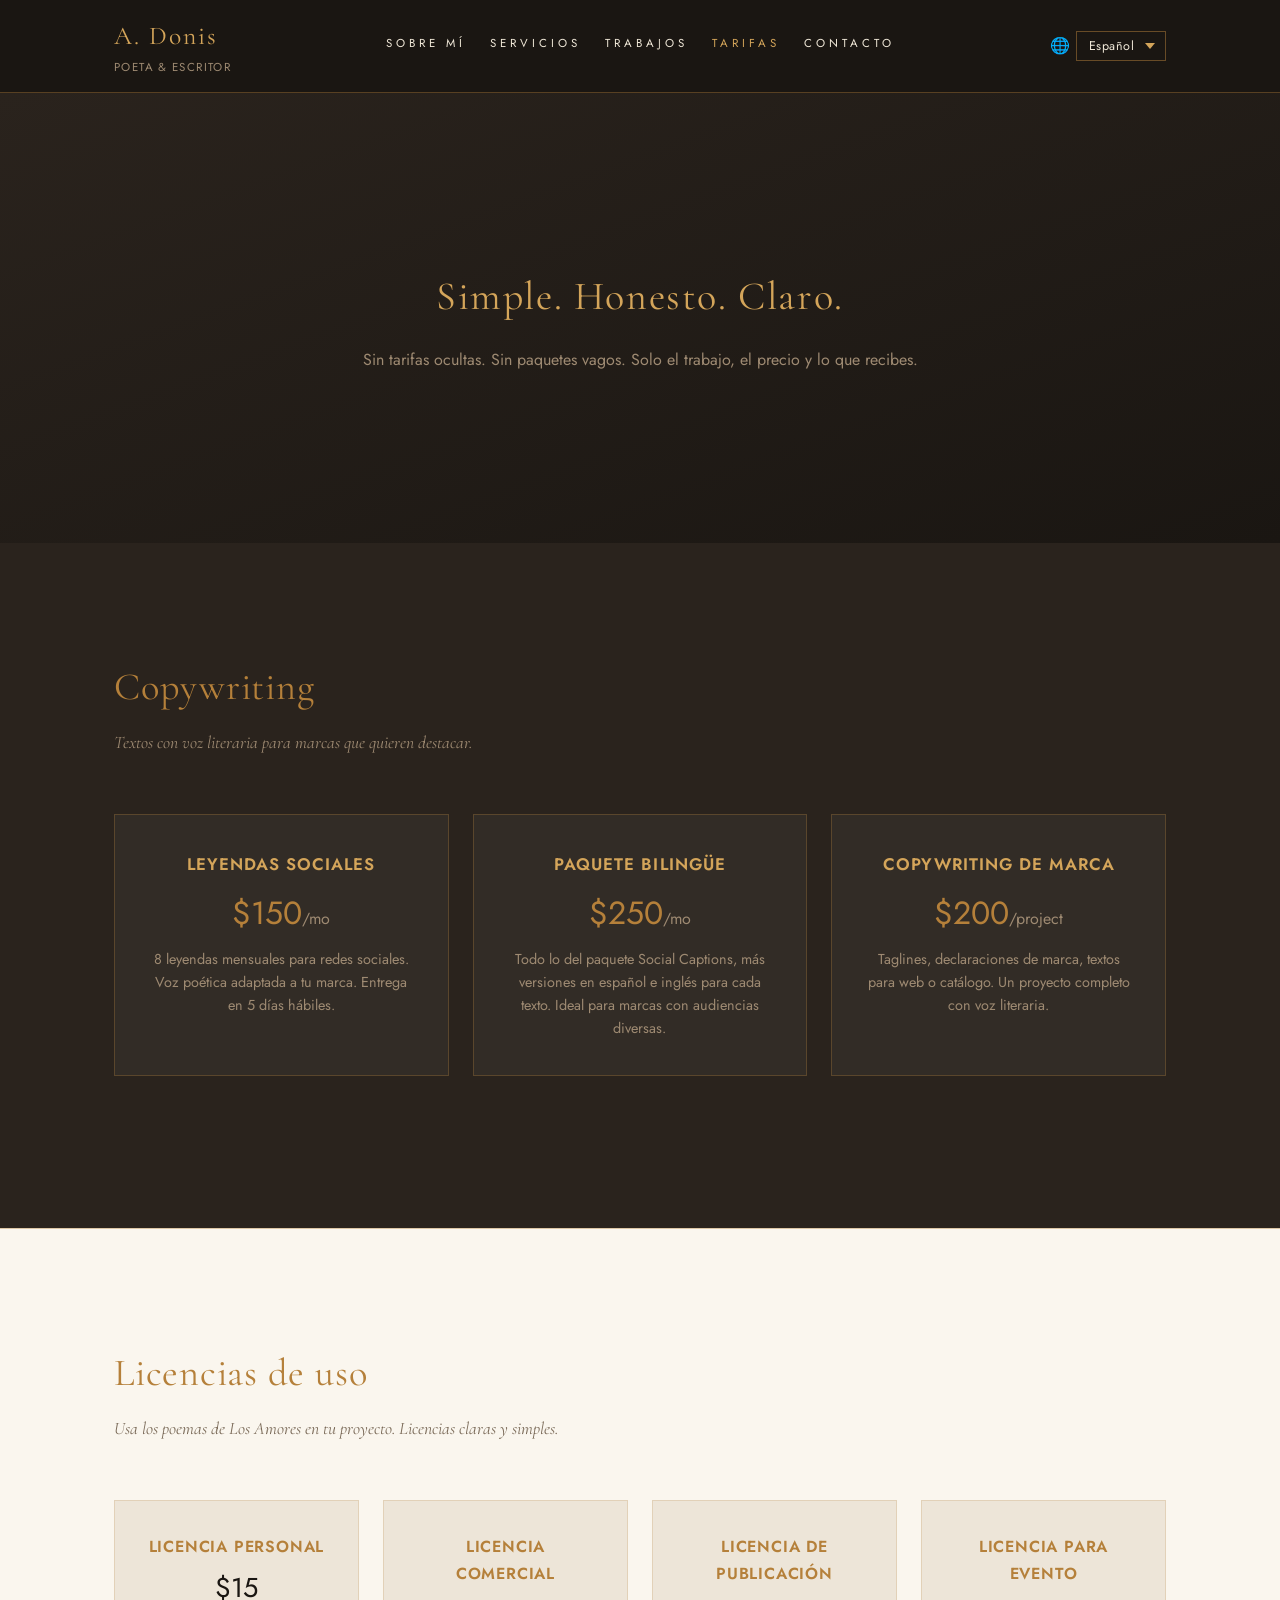
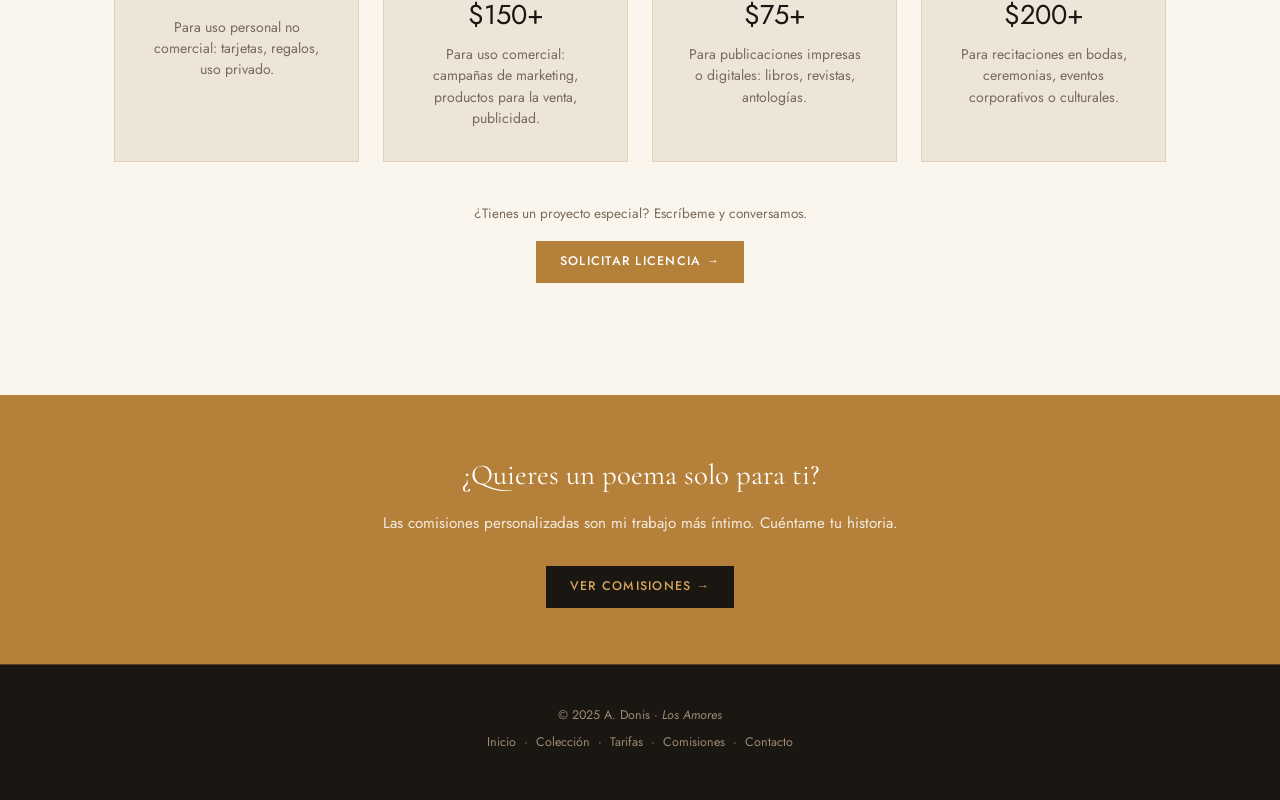
<file: portfolio/pricing.html>
<!DOCTYPE html>
<html lang="es" data-lang="es">
<head>
  <meta charset="UTF-8" />
  <meta name="viewport" content="width=device-width, initial-scale=1.0" />
  <title>Pricing — A. Donis · Poet &amp; Writer</title>
  <link rel="stylesheet" href="style.css" />
  <style>
    /* ── Pricing-page extras ── */
    .pricing-hero {
      min-height: 50vh;
      display: flex;
      align-items: center;
      background: linear-gradient(160deg, var(--color-bg-medium) 0%, var(--color-bg-dark) 100%);
      padding: 5rem var(--gutter);
      text-align: center;
    }
    .pricing-hero-inner {
      max-width: 700px;
      margin: 0 auto;
    }
    .pricing-hero h1 {
      font-size: 2.5rem;
      font-weight: 400;
      color: var(--color-accent-lt);
      margin-bottom: 1rem;
      letter-spacing: 0.04em;
    }
    .pricing-hero p {
      font-family: var(--font-sans);
      font-size: 1rem;
      color: var(--color-text-muted);
      line-height: 1.7;
    }

    /* ── Pricing cards ── */
    .pricing-grid {
      display: grid;
      grid-template-columns: repeat(auto-fit, minmax(260px, 1fr));
      gap: 1.5rem;
      margin-bottom: 2.5rem;
    }
    .pricing-card {
      background-color: rgba(255, 255, 255, 0.04);
      border: 1px solid rgba(181, 128, 58, 0.3);
      border-radius: var(--radius);
      padding: 2.2rem 2rem;
      text-align: center;
    }
    .pricing-card h3 {
      font-family: var(--font-sans);
      font-size: 1.05rem;
      font-weight: 600;
      color: var(--color-accent-lt);
      margin-bottom: 0.6rem;
      text-transform: uppercase;
      letter-spacing: 0.06em;
    }
    .pricing-card .price {
      font-size: 2rem;
      color: var(--color-accent);
      font-weight: 400;
      margin-bottom: 0.5rem;
    }
    .pricing-card p {
      font-family: var(--font-sans);
      font-size: 0.9rem;
      color: var(--color-text-muted);
      line-height: 1.6;
    }

    /* ── Licensing cards ── */
    .license-grid {
      display: grid;
      grid-template-columns: repeat(auto-fit, minmax(220px, 1fr));
      gap: 1.5rem;
      margin-bottom: 2.5rem;
    }
    .license-card {
      background-color: var(--color-bg-warm);
      border: 1px solid rgba(181, 128, 58, 0.2);
      border-radius: var(--radius);
      padding: 2rem;
      text-align: center;
    }
    .license-card h3 {
      font-family: var(--font-sans);
      font-size: 1rem;
      font-weight: 600;
      color: var(--color-accent);
      margin-bottom: 0.5rem;
      text-transform: uppercase;
      letter-spacing: 0.05em;
    }
    .license-card .price {
      font-size: 1.7rem;
      color: var(--color-text-dark);
      font-weight: 400;
      margin-bottom: 0.5rem;
    }
    .license-card p {
      font-family: var(--font-sans);
      font-size: 0.88rem;
      color: #7a6a58;
      line-height: 1.5;
    }

    /* ── CTA Banner ── */
    .cta-banner {
      background-color: var(--color-accent);
      padding: 3.5rem var(--gutter);
      text-align: center;
    }
    .cta-banner h2 {
      font-size: 1.8rem;
      font-weight: 400;
      color: #fff;
      margin-bottom: 0.7rem;
    }
    .cta-banner p {
      font-family: var(--font-sans);
      font-size: 0.95rem;
      color: rgba(255, 255, 255, 0.85);
      margin-bottom: 1.8rem;
    }
    .cta-banner .btn {
      background-color: var(--color-bg-dark);
      color: var(--color-accent-lt);
    }
    .cta-banner .btn:hover {
      background-color: var(--color-bg-medium);
    }
  </style>
</head>
<body>

  <!-- ===================== HEADER ===================== -->
  <header>
    <div class="container header-inner">
      <div class="brand">
        <h1><a href="index.html" style="color:inherit;text-decoration:none;">A. Donis</a></h1>
        <p class="subtitle">
          <span class="es-only">Poeta &amp; Escritor</span>
          <span class="en-only">Poet &amp; Writer</span>
        </p>
      </div>
      <button class="hamburger" aria-label="Menu" aria-expanded="false" onclick="toggleMenu()">☰</button>
      <nav>
        <a href="index.html#sobre-mi">
          <span class="es-only">Sobre mí</span>
          <span class="en-only">About</span>
        </a>
        <a href="index.html#servicios">
          <span class="es-only">Servicios</span>
          <span class="en-only">Services</span>
        </a>
        <a href="index.html#muestras">
          <span class="es-only">Trabajos</span>
          <span class="en-only">Work</span>
        </a>
        <a href="pricing.html" style="color:var(--color-accent-lt);">
          <span class="es-only">Tarifas</span>
          <span class="en-only">Pricing</span>
        </a>
        <a href="index.html#contacto">
          <span class="es-only">Contacto</span>
          <span class="en-only">Contact</span>
        </a>
      </nav>
      <div class="lang-switcher">
        <label for="lang-select" class="lang-label">🌐</label>
        <select id="lang-select" onchange="setLang(this.value)">
          <option value="es">Español</option>
          <option value="en">English</option>
        </select>
      </div>
    </div>
  </header>

  <!-- ===================== HERO ===================== -->
  <div class="pricing-hero">
    <div class="pricing-hero-inner">
      <h1>
        <span class="es-only">Simple. Honesto. Claro.</span>
        <span class="en-only">Simple. Honest. Clear.</span>
      </h1>
      <p>
        <span class="es-only">Sin tarifas ocultas. Sin paquetes vagos. Solo el trabajo, el precio y lo que recibes.</span>
        <span class="en-only">No hidden fees. No vague packages. Just the work, the price, and what you get.</span>
      </p>
    </div>
  </div>

  <!-- ===================== COPYWRITING PRICING ===================== -->
  <section class="section section-dark">
    <div class="container">
      <h2>
        <span class="es-only">Copywriting</span>
        <span class="en-only">Copywriting</span>
      </h2>
      <p class="section-intro">
        <span class="es-only">Textos con voz literaria para marcas que quieren destacar.</span>
        <span class="en-only">Literary-voice copy for brands that want to stand out.</span>
      </p>

      <div class="pricing-grid">

        <div class="pricing-card">
          <h3>
            <span class="es-only">Leyendas Sociales</span>
            <span class="en-only">Social Captions</span>
          </h3>
          <p class="price">$150<span style="font-size:1rem;color:var(--color-text-muted);">/mo</span></p>
          <p>
            <span class="es-only">8 leyendas mensuales para redes sociales. Voz poética adaptada a tu marca. Entrega en 5 días hábiles.</span>
            <span class="en-only">8 monthly social media captions. Poetic voice tailored to your brand. Delivered within 5 business days.</span>
          </p>
        </div>

        <div class="pricing-card">
          <h3>
            <span class="es-only">Paquete Bilingüe</span>
            <span class="en-only">Bilingual Package</span>
          </h3>
          <p class="price">$250<span style="font-size:1rem;color:var(--color-text-muted);">/mo</span></p>
          <p>
            <span class="es-only">Todo lo del paquete Social Captions, más versiones en español e inglés para cada texto. Ideal para marcas con audiencias diversas.</span>
            <span class="en-only">Everything in Social Captions, plus Spanish and English versions for every piece. Ideal for brands with diverse audiences.</span>
          </p>
        </div>

        <div class="pricing-card">
          <h3>
            <span class="es-only">Copywriting de Marca</span>
            <span class="en-only">Brand Copy</span>
          </h3>
          <p class="price">$200<span style="font-size:1rem;color:var(--color-text-muted);">/project</span></p>
          <p>
            <span class="es-only">Taglines, declaraciones de marca, textos para web o catálogo. Un proyecto completo con voz literaria.</span>
            <span class="en-only">Taglines, brand statements, web or catalog copy. One complete project with a literary voice.</span>
          </p>
        </div>

      </div>
    </div>
  </section>

  <!-- ===================== LICENSING PRICING ===================== -->
  <section class="section section-light">
    <div class="container">
      <h2>
        <span class="es-only">Licencias de uso</span>
        <span class="en-only">Licensing</span>
      </h2>
      <p class="section-intro">
        <span class="es-only">Usa los poemas de <em>Los Amores</em> en tu proyecto. Licencias claras y simples.</span>
        <span class="en-only">License poems from <em>Los Amores</em> for your project. Clear, simple terms.</span>
      </p>

      <div class="license-grid">

        <div class="license-card">
          <h3>
            <span class="es-only">Licencia Personal</span>
            <span class="en-only">Personal License</span>
          </h3>
          <p class="price">$15</p>
          <p>
            <span class="es-only">Para uso personal no comercial: tarjetas, regalos, uso privado.</span>
            <span class="en-only">For personal, non-commercial use: cards, gifts, private use.</span>
          </p>
        </div>

        <div class="license-card">
          <h3>
            <span class="es-only">Licencia Comercial</span>
            <span class="en-only">Commercial License</span>
          </h3>
          <p class="price">$150+</p>
          <p>
            <span class="es-only">Para uso comercial: campañas de marketing, productos para la venta, publicidad.</span>
            <span class="en-only">For commercial use: marketing campaigns, products for sale, advertising.</span>
          </p>
        </div>

        <div class="license-card">
          <h3>
            <span class="es-only">Licencia de Publicación</span>
            <span class="en-only">Publication License</span>
          </h3>
          <p class="price">$75+</p>
          <p>
            <span class="es-only">Para publicaciones impresas o digitales: libros, revistas, antologías.</span>
            <span class="en-only">For print or digital publications: books, magazines, anthologies.</span>
          </p>
        </div>

        <div class="license-card">
          <h3>
            <span class="es-only">Licencia para Evento</span>
            <span class="en-only">Event License</span>
          </h3>
          <p class="price">$200+</p>
          <p>
            <span class="es-only">Para recitaciones en bodas, ceremonias, eventos corporativos o culturales.</span>
            <span class="en-only">For recitations at weddings, ceremonies, corporate or cultural events.</span>
          </p>
        </div>

      </div>

      <div style="text-align:center;">
        <p style="font-family:var(--font-sans);font-size:0.85rem;color:#7a6a58;margin-bottom:1rem;">
          <span class="es-only">¿Tienes un proyecto especial? Escríbeme y conversamos.</span>
          <span class="en-only">Have a special project? Reach out and we'll talk.</span>
        </p>
        <a href="index.html#contacto" class="btn">
          <span class="es-only">Solicitar licencia →</span>
          <span class="en-only">Request a license →</span>
        </a>
      </div>
    </div>
  </section>

  <!-- ===================== CTA BANNER ===================== -->
  <div class="cta-banner">
    <div class="container">
      <h2>
        <span class="es-only">¿Quieres un poema solo para ti?</span>
        <span class="en-only">Want a poem written just for you?</span>
      </h2>
      <p>
        <span class="es-only">Las comisiones personalizadas son mi trabajo más íntimo. Cuéntame tu historia.</span>
        <span class="en-only">Custom commissions are my most personal work. Tell me your story.</span>
      </p>
      <a href="commissions.html" class="btn">
        <span class="es-only">Ver comisiones →</span>
        <span class="en-only">See commissions →</span>
      </a>
    </div>
  </div>

  <!-- ===================== FOOTER ===================== -->
  <footer>
    <div class="container footer-inner">
      <p>© 2025 A. Donis · <em>Los Amores</em></p>
      <p class="footer-links">
        <a href="index.html">
          <span class="es-only">Inicio</span>
          <span class="en-only">Home</span>
        </a> ·
        <a href="index.html#poemas">
          <span class="es-only">Colección</span>
          <span class="en-only">Collection</span>
        </a> ·
        <a href="pricing.html">
          <span class="es-only">Tarifas</span>
          <span class="en-only">Pricing</span>
        </a> ·
        <a href="commissions.html">
          <span class="es-only">Comisiones</span>
          <span class="en-only">Commissions</span>
        </a> ·
        <a href="index.html#contacto">
          <span class="es-only">Contacto</span>
          <span class="en-only">Contact</span>
        </a>
      </p>
    </div>
  </footer>

  <!-- ===================== LANGUAGE SCRIPT ===================== -->
  <script>
    function toggleMenu() {
      var nav = document.querySelector('nav');
      var btn = document.querySelector('.hamburger');
      nav.classList.toggle('open');
      btn.setAttribute('aria-expanded', nav.classList.contains('open'));
      btn.textContent = nav.classList.contains('open') ? '\u2715' : '\u2630';
    }
    document.addEventListener('click', function (e) {
      if (e.target.closest('nav a')) {
        var nav = document.querySelector('nav');
        var btn = document.querySelector('.hamburger');
        nav.classList.remove('open');
        btn.setAttribute('aria-expanded', 'false');
        btn.textContent = '\u2630';
      }
    });
    function setLang(lang) {
      document.documentElement.setAttribute('data-lang', lang);
      document.documentElement.lang = lang;
      document.getElementById('lang-select').value = lang;
      localStorage.setItem('adonis-lang', lang);
    }
    (function () {
      const saved = localStorage.getItem('adonis-lang');
      if (saved === 'en' || saved === 'es') setLang(saved);
    })();
  </script>

</body>
</html>
</file>
<file: portfolio/style.css>
/* ============================================================
   A. Donis — Portfolio Stylesheet
   Encoding: UTF-8
   ============================================================ */

@import url('https://fonts.googleapis.com/css2?family=Cormorant+Garamond:ital,wght@0,300;0,400;0,500;0,600;1,300;1,400;1,500&family=Jost:wght@300;400;500;600&display=swap');

/* ── Reset & Base ── */
*, *::before, *::after {
  box-sizing: border-box;
  margin: 0;
  padding: 0;
}

:root {
  --color-bg-dark:    #1a1612;
  --color-bg-medium:  #2a231d;
  --color-bg-light:   #f5f0e8;
  --color-bg-warm:    #ede5d8;
  --paper:            #FAF6EE;
  --color-accent:     #b5803a;
  --color-accent-lt:  #d4a55a;
  --color-text-dark:  #1a1612;
  --color-text-light: #f0e8d8;
  --color-text-muted: #9e8a72;
  --font-serif:       'Cormorant Garamond', Georgia, 'Times New Roman', serif;
  --font-sans:        'Jost', 'Helvetica Neue', Arial, sans-serif;
  --max-width:        1100px;
  --gutter:           1.5rem;
  --radius:           0;
  --transition:       0.25s ease;
}

html {
  scroll-behavior: smooth;
}

body {
  font-family: var(--font-sans);
  background-color: var(--color-bg-dark);
  color: var(--color-text-light);
  line-height: 1.7;
  font-size: 1.05rem;
}

h1, h2, h3, h4, h5, h6 {
  font-family: var(--font-serif);
}

/* ── Utility ── */
.container {
  max-width: var(--max-width);
  margin: 0 auto;
  padding: 0 var(--gutter);
}

/* ── Buttons ── */
.btn {
  display: inline-block;
  padding: 0.65rem 1.5rem;
  background-color: var(--color-accent);
  color: #fff;
  text-decoration: none;
  font-family: var(--font-sans);
  font-size: 0.78rem;
  font-weight: 500;
  letter-spacing: 0.1em;
  text-transform: uppercase;
  transition: background-color var(--transition);
}
.btn:hover {
  background-color: var(--color-accent-lt);
}

.btn-outline {
  background-color: transparent;
  border: 1px solid var(--color-accent);
  color: var(--color-accent-lt);
}
.btn-outline:hover {
  background-color: var(--color-accent);
  color: #fff;
}

/* ── Header ── */
header {
  position: sticky;
  top: 0;
  z-index: 100;
  background-color: var(--color-bg-dark);
  border-bottom: 0.5px solid rgba(181, 128, 58, 0.4);
}

.header-inner {
  display: flex;
  align-items: center;
  justify-content: space-between;
  padding-top: 0.9rem;
  padding-bottom: 0.9rem;
  flex-wrap: wrap;
  gap: 0.5rem;
}

.brand-link {
  text-decoration: none;
  color: inherit;
}

.brand h1 {
  font-size: 1.6rem;
  font-weight: 400;
  letter-spacing: 0.08em;
  color: var(--color-accent-lt);
}

.brand .subtitle {
  font-size: 0.72rem;
  color: var(--color-text-muted);
  font-family: var(--font-sans);
  letter-spacing: 0.12em;
  text-transform: uppercase;
}

nav {
  display: flex;
  gap: 1.5rem;
  flex-wrap: wrap;
}

nav a {
  position: relative;
  color: var(--color-text-light);
  text-decoration: none;
  font-family: var(--font-sans);
  font-size: 0.72rem;
  letter-spacing: 4px;
  text-transform: uppercase;
  transition: color var(--transition);
  padding-bottom: 4px;
}

nav a::after {
  content: '';
  position: absolute;
  bottom: 0;
  left: 0;
  width: 0;
  height: 0.5px;
  background-color: var(--color-accent);
  transition: width 0.35s ease;
}

nav a:hover {
  color: var(--color-accent-lt);
}

nav a:hover::after {
  width: 100%;
}

/* ── Hero ── */
.hero {
  min-height: 70vh;
  display: flex;
  align-items: center;
  background: linear-gradient(160deg, var(--color-bg-medium) 0%, var(--color-bg-dark) 100%);
  padding: 7rem var(--gutter);
  position: relative;
  overflow: hidden;
}

.hero::before {
  content: '';
  position: absolute;
  inset: 0;
  background-image: url("data:image/svg+xml,%3Csvg xmlns='http://www.w3.org/2000/svg' width='300' height='300'%3E%3Cfilter id='n' x='0' y='0'%3E%3CfeTurbulence type='fractalNoise' baseFrequency='0.75' numOctaves='4' stitchTiles='stitch'/%3E%3C/filter%3E%3Crect width='300' height='300' filter='url(%23n)' opacity='1'/%3E%3C/svg%3E");
  opacity: 0.035;
  pointer-events: none;
  z-index: 0;
}

.hero-bg-name {
  position: absolute;
  left: -1vw;
  top: 50%;
  transform: translateY(-50%);
  font-family: var(--font-serif);
  font-size: 18vw;
  font-weight: 300;
  color: rgba(181, 128, 58, 0.07);
  white-space: nowrap;
  pointer-events: none;
  line-height: 0.85;
  z-index: 0;
  user-select: none;
  letter-spacing: -0.01em;
}

.hero-inner {
  position: relative;
  z-index: 1;
  width: 100%;
}

.hero-content {
  max-width: 560px;
  margin-left: auto;
  margin-right: 0;
}

.hero-quote {
  font-family: var(--font-serif);
  font-size: 1.7rem;
  font-style: italic;
  color: var(--color-text-light);
  border: none;
  line-height: 1.85;
  margin-bottom: 1.2rem;
}

/* ── Word-by-word animation ── */
@keyframes word-fade-in {
  from {
    opacity: 0;
    transform: translateY(6px);
  }
  to {
    opacity: 1;
    transform: translateY(0);
  }
}

.hero-quote .word {
  display: inline-block;
  opacity: 0;
  animation: word-fade-in 0.5s ease forwards;
  animation-delay: calc(var(--i) * 0.15s);
}

@media (prefers-reduced-motion: reduce) {
  .hero-quote .word {
    opacity: 1;
    animation: none;
  }
}

.hero-attribution {
  color: var(--color-text-muted);
  font-family: var(--font-sans);
  font-size: 0.82rem;
  margin-bottom: 1.2rem;
  letter-spacing: 0.06em;
}

.hero-tagline {
  font-family: var(--font-sans);
  font-size: 0.88rem;
  color: var(--color-text-muted);
  margin-bottom: 2.5rem;
  letter-spacing: 0.02em;
}

/* ── Sections ── */
.section {
  padding: 7rem var(--gutter);
}

.section-light {
  background-color: var(--paper);
  color: var(--color-text-dark);
}

.section-dark {
  background-color: var(--color-bg-medium);
  color: var(--color-text-light);
}

/* ── Section dividers ── */
.hero + .section,
.section + .section {
  border-top: 0.5px solid rgba(181, 128, 58, 0.4);
}

.section h2 {
  font-size: 2.4rem;
  font-weight: 400;
  margin-bottom: 0.5rem;
  color: var(--color-accent);
  letter-spacing: 0.02em;
}

.section-light h2 {
  color: var(--color-accent);
}

.section-intro {
  margin-bottom: 3.5rem;
  color: var(--color-text-muted);
  font-family: var(--font-serif);
  font-style: italic;
  font-size: 1.1rem;
}

.section-light .section-intro {
  color: #7a6a58;
}

/* ── Sobre mí / Bio ── */
.two-col {
  display: grid;
  grid-template-columns: 1fr auto;
  gap: 3rem;
  align-items: start;
}

.bio-text p {
  margin-bottom: 1rem;
  color: #3a2e24;
}

.bio-text h2 {
  margin-bottom: 1.5rem;
}

.bio-accent {
  display: flex;
  flex-direction: column;
  gap: 1rem;
}

.accent-card {
  display: flex;
  flex-direction: column;
  align-items: center;
  background-color: var(--color-bg-warm);
  border: 1px solid var(--color-accent);
  padding: 1rem 1.5rem;
  text-align: center;
  min-width: 90px;
  box-shadow: 0 2px 20px rgba(0, 0, 0, 0.06);
}

.accent-number {
  font-family: var(--font-serif);
  font-size: 2.5rem;
  color: var(--color-accent);
  line-height: 1;
}

.accent-label {
  font-family: var(--font-sans);
  font-size: 0.72rem;
  letter-spacing: 0.08em;
  color: var(--color-text-muted);
  margin-top: 0.3rem;
  text-transform: uppercase;
}

/* ── Poems ── */
.poems-grid {
  display: flex;
  flex-direction: column;
  gap: 2.5rem;
  margin-bottom: 3.5rem;
}

.poem-card {
  display: grid;
  grid-template-columns: 3fr 2fr;
  gap: 3rem;
  align-items: start;
  background-color: rgba(255, 255, 255, 0.03);
  border: 0.5px solid rgba(181, 128, 58, 0.25);
  padding: 2.5rem 3rem;
  box-shadow: 0 2px 20px rgba(0, 0, 0, 0.06);
}

.poem-meta {
  display: flex;
  flex-direction: column;
  gap: 0.8rem;
  padding-top: 0.2rem;
}

.poem-card h3 {
  font-size: 1.05rem;
  font-weight: 400;
  color: var(--color-accent-lt);
  letter-spacing: 0.08em;
  font-variant: small-caps;
  text-transform: uppercase;
  margin-bottom: 0;
}

.poem-body {
  font-family: var(--font-serif);
  font-style: italic;
  font-size: 1.25rem;
  line-height: 2;
}

.poem-body p {
  margin-bottom: 0.8rem;
}

.poem-ellipsis {
  color: var(--color-text-muted);
  font-style: normal;
  text-align: left;
}

.poem-punchline {
  color: var(--color-accent-lt);
  margin-top: 1rem;
  font-size: 1.35rem;
}

.poem-lang {
  display: inline-block;
  font-family: var(--font-sans);
  font-size: 0.68rem;
  letter-spacing: 0.12em;
  text-transform: uppercase;
  color: var(--color-text-muted);
  border: 0.5px solid rgba(181, 128, 58, 0.3);
  padding: 0.2rem 0.7rem;
}

.poems-cta {
  text-align: center;
}

/* ── Services ── */
.services-grid {
  display: grid;
  grid-template-columns: repeat(auto-fit, minmax(260px, 1fr));
  gap: 1.5rem;
  margin-bottom: 3.5rem;
}

.service-card {
  background-color: var(--color-bg-warm);
  padding: 2.5rem;
  border: 0.5px solid rgba(181, 128, 58, 0.2);
  box-shadow: 0 2px 20px rgba(0, 0, 0, 0.06);
}

.service-icon {
  font-size: 2rem;
  margin-bottom: 0.8rem;
}

.service-card h3 {
  font-size: 1.3rem;
  font-weight: 400;
  color: var(--color-accent);
  margin-bottom: 0.7rem;
  letter-spacing: 0.03em;
}

.service-card p {
  color: #3a2e24;
  font-size: 0.95rem;
  margin-bottom: 0.5rem;
}

.service-price {
  font-family: var(--font-sans);
  font-size: 0.85rem;
  font-weight: 500;
  color: var(--color-accent);
  margin-top: 0.8rem;
  margin-bottom: 0 !important;
  letter-spacing: 0.04em;
}

.services-cta {
  text-align: center;
}

/* ── Copywriting Samples ── */
.copy-grid {
  display: grid;
  grid-template-columns: repeat(auto-fit, minmax(240px, 1fr));
  gap: 1.5rem;
  margin-bottom: 3.5rem;
}

.copy-card {
  background-color: rgba(255, 255, 255, 0.03);
  border: 0.5px solid rgba(181, 128, 58, 0.3);
  padding: 2.5rem;
  margin: 0;
  box-shadow: 0 2px 20px rgba(0, 0, 0, 0.06);
}

.copy-line {
  font-family: var(--font-serif);
  font-style: italic;
  font-size: 1.25rem;
  color: var(--color-text-light);
  line-height: 1.7;
  margin-bottom: 1rem;
}

.copy-context {
  font-family: var(--font-sans);
  font-size: 0.7rem;
  letter-spacing: 0.1em;
  text-transform: uppercase;
  color: var(--color-text-muted);
}

.copy-cta {
  text-align: center;
}

/* ── Contact ── */
.contact-inner {
  text-align: center;
}

.contact-box {
  display: inline-flex;
  flex-direction: column;
  gap: 0.7rem;
  background-color: rgba(255, 255, 255, 0.04);
  border: 0.5px solid rgba(181, 128, 58, 0.3);
  padding: 2.5rem 3.5rem;
  margin: 2rem auto;
  font-family: var(--font-sans);
  box-shadow: 0 2px 20px rgba(0, 0, 0, 0.06);
}

.contact-box p {
  font-size: 1rem;
  color: var(--color-text-light);
}

.contact-box a {
  color: inherit;
  text-decoration: none;
}
.contact-box a:hover {
  color: var(--color-accent-lt);
}

.contact-soon {
  color: var(--color-text-muted);
  font-style: italic;
}

.contact-note {
  font-size: 0.9rem;
  color: var(--color-text-muted);
}

.contact-note a {
  color: var(--color-accent-lt);
  text-decoration: none;
}
.contact-note a:hover {
  text-decoration: underline;
}

/* ── Footer ── */
footer {
  background-color: var(--color-bg-dark);
  border-top: 0.5px solid rgba(181, 128, 58, 0.4);
  padding: 2.5rem var(--gutter);
  text-align: center;
}

.footer-inner p {
  color: var(--color-text-muted);
  font-family: var(--font-sans);
  font-size: 0.78rem;
  margin-bottom: 0.4rem;
}

.footer-links a {
  color: var(--color-text-muted);
  text-decoration: none;
  font-size: 0.78rem;
  margin: 0 0.25rem;
  transition: color var(--transition);
}
.footer-links a:hover {
  color: var(--color-accent-lt);
}

/* ── Language Visibility ── */
html[data-lang="en"] .es-only { display: none; }
html[data-lang="es"] .en-only { display: none; }

/* ── Language Switcher Dropdown ── */
.lang-switcher {
  display: flex;
  align-items: center;
  gap: 0.4rem;
}

.lang-label {
  font-size: 1rem;
  line-height: 1;
  cursor: default;
  user-select: none;
}

#lang-select {
  appearance: none;
  -webkit-appearance: none;
  background-color: transparent;
  border: 0.5px solid rgba(181, 128, 58, 0.5);
  color: var(--color-text-light);
  font-family: var(--font-sans);
  font-size: 0.78rem;
  letter-spacing: 0.04em;
  padding: 0.3rem 1.9rem 0.3rem 0.7rem;
  cursor: pointer;
  background-image: url("data:image/svg+xml,%3Csvg xmlns='http://www.w3.org/2000/svg' width='10' height='6'%3E%3Cpath d='M0 0l5 6 5-6z' fill='%23d4a55a'/%3E%3C/svg%3E");
  background-repeat: no-repeat;
  background-position: right 0.6rem center;
  transition: border-color var(--transition);
}

#lang-select:hover,
#lang-select:focus {
  border-color: var(--color-accent-lt);
  outline: none;
}

#lang-select option {
  background-color: var(--color-bg-dark);
  color: var(--color-text-light);
}

/* ── Hamburger Menu ── */
.hamburger {
  display: none;
  background: none;
  border: none;
  color: var(--color-accent-lt);
  font-size: 1.5rem;
  cursor: pointer;
  padding: 0.25rem;
  line-height: 1;
}

@media (max-width: 768px) {
  .hamburger {
    display: block;
    order: 3;
  }

  .brand {
    flex: 1;
  }

  .lang-switcher {
    order: 2;
  }

  .header-inner {
    flex-wrap: wrap;
    align-items: center;
  }

  nav {
    order: 10;
    width: 100%;
    flex-direction: column;
    gap: 0;
    max-height: 0;
    overflow: hidden;
    transition: max-height 0.3s ease;
    border-top: 0.5px solid rgba(181, 128, 58, 0.4);
    margin-top: 0.5rem;
  }

  nav.open {
    max-height: 500px;
  }

  nav a {
    padding: 0.7rem 0;
    border-bottom: 0.5px solid rgba(181, 128, 58, 0.15);
  }

  nav a::after {
    display: none;
  }
}

/* ── Responsive ── */
@media (max-width: 700px) {
  .two-col {
    grid-template-columns: 1fr;
  }

  .bio-accent {
    flex-direction: row;
    justify-content: center;
  }

  .hero-quote {
    font-size: 1.3rem;
  }

  .poem-card {
    grid-template-columns: 1fr;
  }

  .hero-content {
    margin-left: 0;
  }

  .hero-bg-name {
    font-size: 24vw;
    opacity: 0.05;
  }
}
</file>
